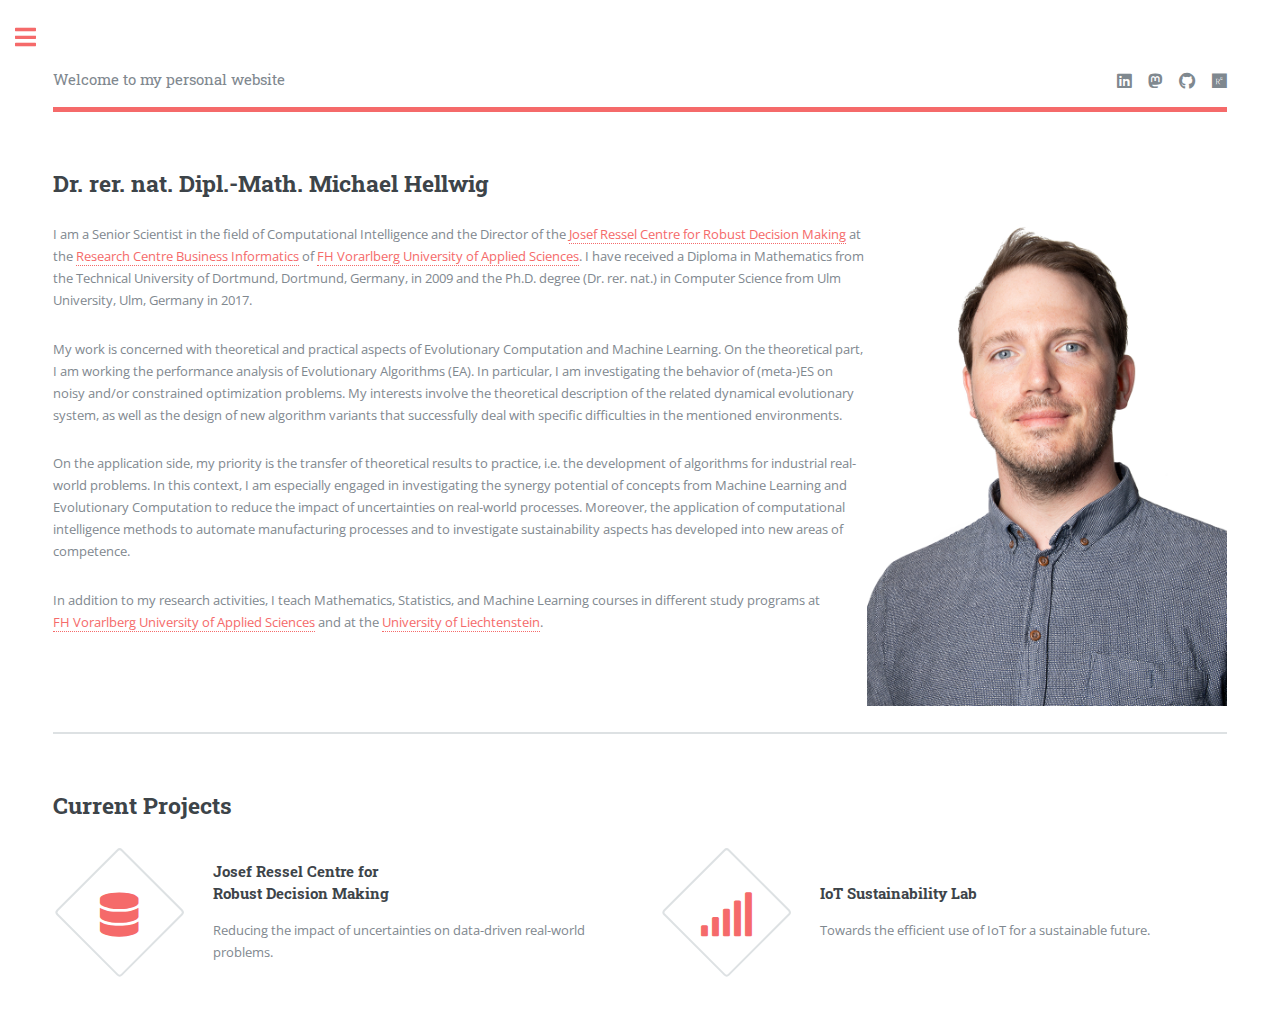
<file: index.html>
<!DOCTYPE HTML>
<!--
	Editorial by HTML5 UP
	html5up.net | @ajlkn
	Free for personal and commercial use under the CCA 3.0 license (html5up.net/license)
-->
<html>
	<head>
		<title>Personal website of Michael Hellwig</title>
		<meta charset="utf-8" />
		<meta name="viewport" content="width=device-width, initial-scale=1, user-scalable=no" />
		<link rel="stylesheet" href="assets/css/main.css" />
	</head>
	<body class="is-preload">

		<!-- Wrapper -->
			<div id="wrapper">

				<!-- Main -->
					<div id="main">
						<div class="inner">

							<!-- Header -->
								<header id="header">
									<a href="index.html" class="logo">Welcome to my personal website</a>
									<ul class="icons">
										<li><a href="https://www.linkedin.com/in/link2hemi/" class="icon brands fa-linkedin" target="_blank"><span class="label">LinkedIn</span></a></li>
										<li><a href="https://mastodon.online/@hemi" class="icon brands fa-mastodon" target="_blank"><span class="label">Mastodon</span></a></li>								
										<li><a href="https://github.com/hellwigm" class="icon brands fa-github" target="_blank"><span class="label"><GitHub</span></a></li>
										<li><a href="https://www.researchgate.net/profile/Michael-Hellwig" target="_blank" class="icon brands fa-researchgate"><span class="label">ResearchGate</span></a></li>

									</ul>
								</header>

							<!-- Banner -->
								<section id="banner">
									<div class="content" width="360" height="540">
										<header>
											<h2>Dr. rer. nat. Dipl.-Math. Michael Hellwig</h2>
										</header>
											<p>
											I am a Senior Scientist in the field of Computational Intelligence and the Director of the 
												<a href="https://www.fhv.at/rodec/" target="_blank">Josef Ressel Centre for Robust Decision Making</a> at the <a href="https://www.fhv.at/forschung/business-informatics/" target="_blank">Research Centre Business Informatics</a>
											of <a href="https://www.fhv.at" target="_blank">FH Vorarlberg University of Applied Sciences</a>.											
											I have received a Diploma in Mathematics from the Technical 
											University of Dortmund, Dortmund, Germany, in 2009 and the Ph.D. degree 
											(Dr. rer. nat.) in Computer Science from Ulm University, Ulm, Germany in 2017.</p>
									
											<p>	
											My work is concerned with theoretical and practical aspects of Evolutionary Computation 
											and Machine Learning. 											
											On the theoretical part, I am working the performance analysis of Evolutionary Algorithms (EA). 
											In particular, I am investigating the behavior of (meta-)ES on noisy and/or 
											constrained optimization problems. My interests involve the 
											theoretical description of the related dynamical evolutionary system, 
											as well as the design of new algorithm variants that 
											successfully deal with specific difficulties in the mentioned environments.
											</p>
									
											<p>	
											On the application side, my priority is the transfer of theoretical results to 
											practice, i.e. the development of algorithms for industrial real-world problems. 
											In this context, I am especially engaged in investigating the synergy potential of concepts 
											from Machine Learning and Evolutionary Computation to reduce the impact of uncertainties 
											on real-world processes. Moreover, the application of computational intelligence methods 
											to automate manufacturing processes and to investigate sustainability aspects has developed 
											into new areas of competence.
											</p>
											
											<p>
											In addition to my research activities, I teach Mathematics, Statistics, and Machine Learning courses in different study programs at <br> <a href="https://www.fhv.at" target="_blank">FH Vorarlberg University of Applied Sciences</a> and at the <a href="https://www.uni.li" target="_blank">University of Liechtenstein</a>.  
											</p>
											
									</div>
										<img src="images/pic01.jpg" alt="Dr. Michael Hellwig" width="360" height="540">
								</section>

							 <!-- Section-->
								<section>
									
										<h2>Current Projects</h2>
									
									<div class="features">
										<article>
											<span class="icon solid fa-database"></span>
											<div class="content">
												<a href="https://www.fhv.at/rodec/" target="_blank"><h4>Josef Ressel Centre for <br /> Robust Decision Making</h4></a>
											
											<p> Reducing the impact of uncertainties on data-driven real-world problems.</p>
											
											</div>
										</article>
										<article>
											<span class="icon solid fa-signal"></span>
											<div class="content">
											<a href="https://www.fhv.at/forschung/business-informatics/projekte/" target="_blank" > <h4>IoT Sustainability Lab </h4></a>
												<p> Towards the efficient use of IoT for a sustainable future.</p>
											</div>
										</article>
									</div>
								</section>

							

						</div>
					</div>

				<!-- Sidebar -->
					<div id="sidebar">
						<div class="inner">

							<!-- Menu -->
								<nav id="menu">
									<header class="major">
										<h2>Menu</h2>
									</header>
									<ul>
										<li><a href="index.html">Homepage</a></li>
										<li><a href="research.html">Research activities</a></li>
										<li><a href="lecture.html">Lectures</a></li>
										<li><a href="cv.html">Curriculum Vitae</a></li>
										<li><a href="publications.html">Publications</a></li>
										<li><a href="dwnlds.html">Downloads</a></li>
										<br/>
										<li><a href="FOGA 2021.html">FOGA2021</a></li>
									</ul>
								</nav>


							<!-- Section -->
								<section>
									<header class="major">
										<h2>Get in touch</h2>
									</header>
									<ul class="contact">
										<li class="icon solid fa-envelope"><a href="mailto:michael.hellwig@fhv.at"> michael.hellwig@fhv.at </a></li>
										<li class="icon solid fa-phone">+43 (0)5572 792 7112</li>
										<li class="icon solid fa-home">FH Vorarlberg <br /> 
											University of Applied Sciences<br />
											Research Center Business Informatics<br />
											Room V621 <br />
											Campus V, Hochschulstr. 1<br />
											6850 Dornbirn, Austria
										</li>
									</ul>
								</section>

							<!-- Footer -->
								<footer id="footer">
									<p class="copyright">&copy; Dr. Michael Hellwig. All rights reserved. Design: <a href="https://html5up.net">HTML5 UP</a>.</p>
								</footer>

						</div>
					</div>

			</div>

		<!-- Scripts -->
			<script src="assets/js/jquery.min.js"></script>
			<script src="assets/js/browser.min.js"></script>
			<script src="assets/js/breakpoints.min.js"></script>
			<script src="assets/js/util.js"></script>
			<script src="assets/js/main.js"></script>

	</body>
</html>
</file>
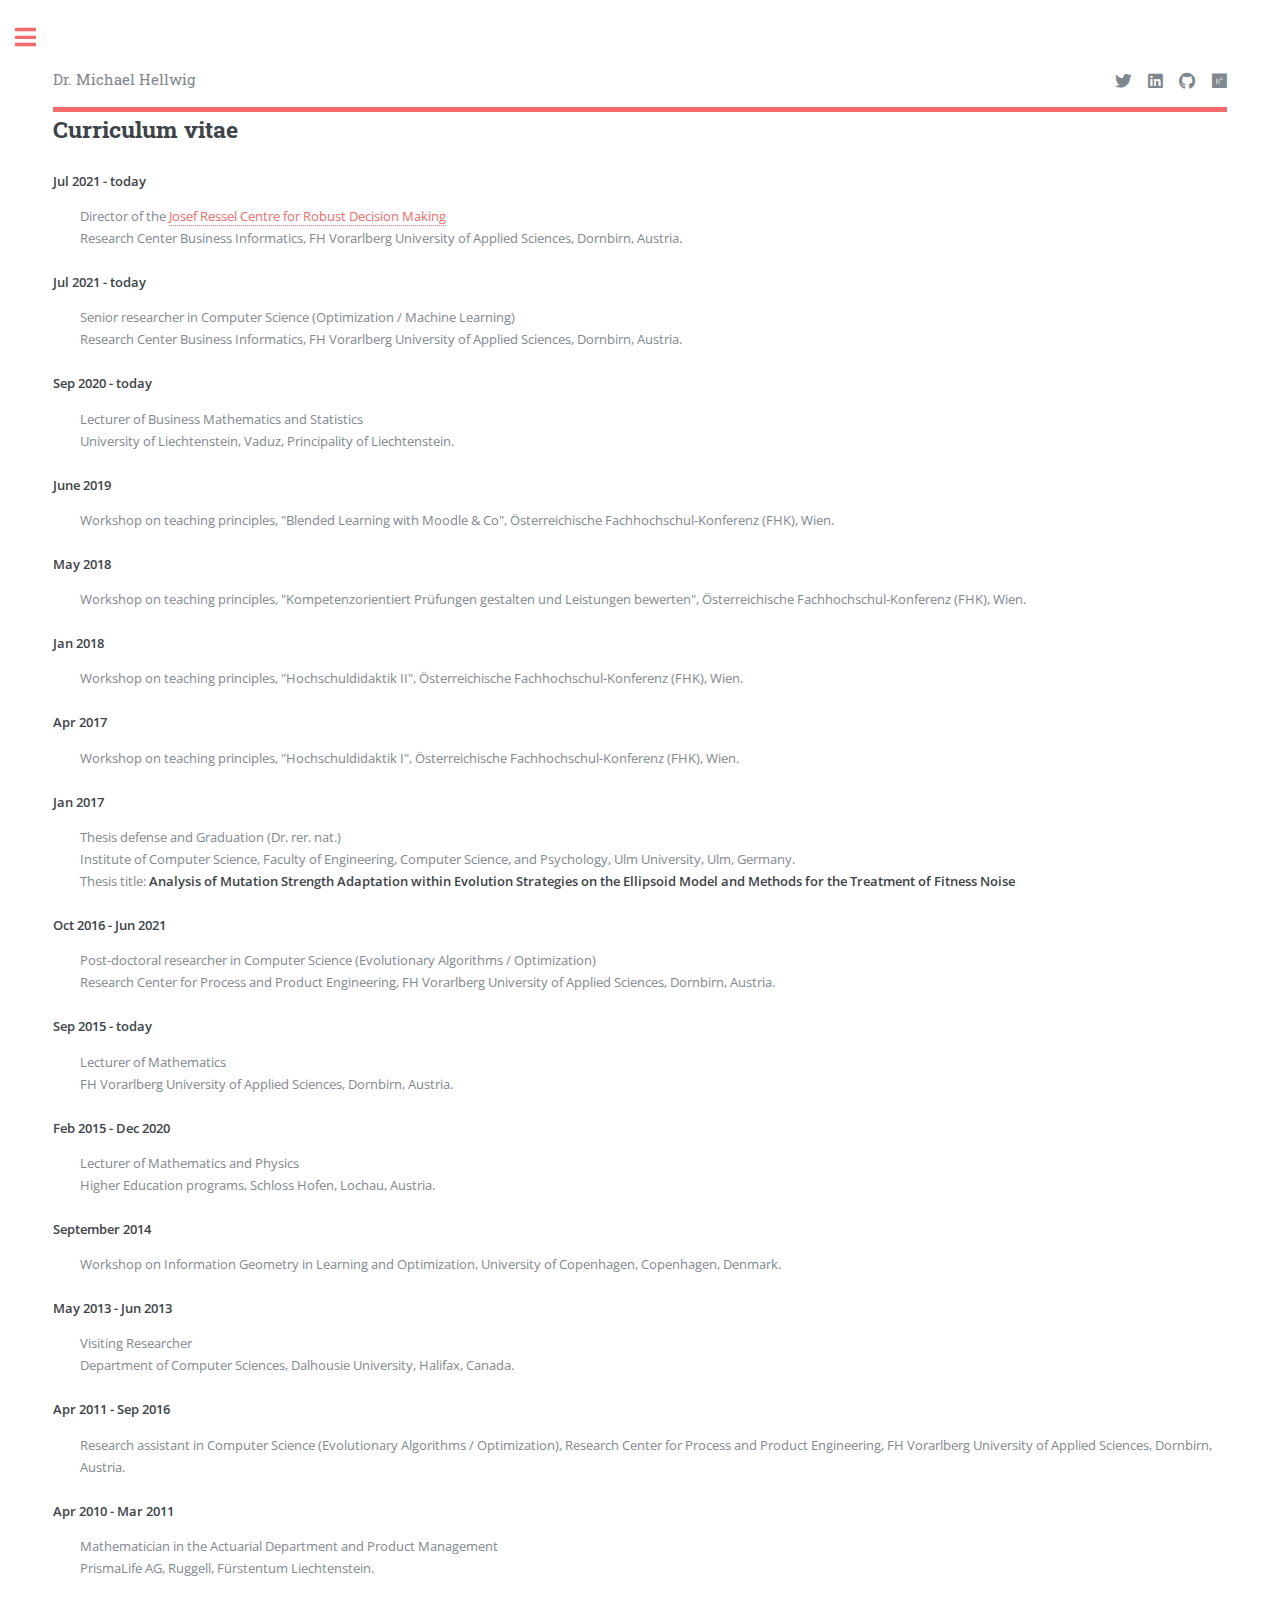
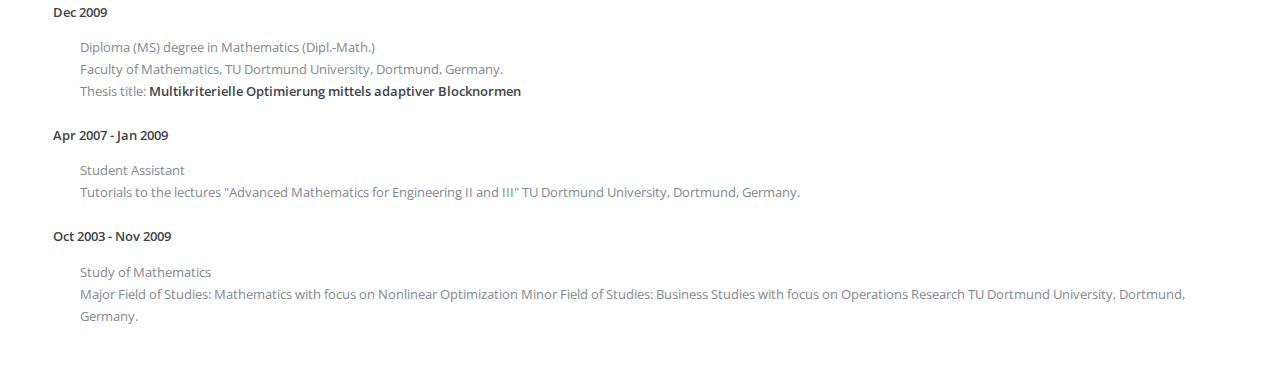
<file: cv.html>
<!DOCTYPE HTML>
<!--
	Editorial by HTML5 UP
	html5up.net | @ajlkn
	Free for personal and commercial use under the CCA 3.0 license (html5up.net/license)
-->
<html>
	<head>
		<title>Personal website of Michael Hellwig</title>
		<meta charset="utf-8" />
		<meta name="viewport" content="width=device-width, initial-scale=1, user-scalable=no" />
		<link rel="stylesheet" href="assets/css/main.css" />
	</head>
	<body class="is-preload">

		<!-- Wrapper -->
			<div id="wrapper">

				<!-- Main -->
					<div id="main">
						<div class="inner">

							<!-- Header -->
								<header id="header">
									<a href="index.html" class="logo">Dr. Michael Hellwig</a>
									<ul class="icons">
										<li><a href="https://twitter.com/michaelhellwig9" class="icon brands fa-twitter" target="_blank"><span class="label">Twitter</span></a></li>
										<li><a href="https://www.linkedin.com/in/link2hemi/" class="icon brands fa-linkedin" target="_blank"><span class="label">LinkedIn</span></a></li>
										<li><a href="https://github.com/hellwigm" class="icon brands fa-github" target="_blank"><span class="label"><GitHub</span></a></li>
										<li><a href="https://www.researchgate.net/profile/Michael-Hellwig" target="_blank" class="icon brands fa-researchgate"><span class="label">ResearchGate</span></a></li>

									</ul>
								</header>
			
							<!-- Banner  -->
									<div class="content">
										<header>
											<h2>Curriculum vitae</h2>
										</header>
									</div>


							<!-- Section -->
						 	
									<dl>
									<dt><strong>Jul 2021 - today</strong></dt>
									<dd>Director of the <a href="https://www.fhv.at/rodec">Josef Ressel Centre for Robust Decision Making</a><br />
									Research Center Business Informatics, FH Vorarlberg University of Applied Sciences, Dornbirn, Austria.</dd><br />
									
									<dt><strong>Jul 2021 - today</strong></dt>
									<dd>Senior researcher in Computer Science (Optimization / Machine Learning)<br />
									Research Center Business Informatics, FH Vorarlberg University of Applied Sciences, Dornbirn, Austria.</dd><br />
								
									<dt><strong>Sep 2020 - today</strong></dt>
									<dd>Lecturer of Business Mathematics and Statistics<br />
									University of Liechtenstein, Vaduz, Principality of Liechtenstein.</dd><br />

									<dt><strong>June 2019</strong></dt>
									<dd>Workshop on teaching principles, "Blended Learning with Moodle & Co", Österreichische Fachhochschul-Konferenz (FHK), Wien.</dd><br />

									<dt><strong>May 2018</strong></dt>
									<dd>Workshop on teaching principles, "Kompetenzorientiert Prüfungen gestalten und Leistungen bewerten", 
									Österreichische Fachhochschul-Konferenz (FHK), Wien.</dd><br />

									<dt><strong>Jan 2018</strong></dt>
									<dd>Workshop on teaching principles, "Hochschuldidaktik II", Österreichische Fachhochschul-Konferenz (FHK), Wien.</dd><br />

									<dt><strong>Apr 2017</strong></dt>
									<dd>Workshop on teaching principles, "Hochschuldidaktik I", Österreichische Fachhochschul-Konferenz (FHK), Wien.</dd><br />

									<dt><strong>Jan 2017</strong></dt>
									<dd>Thesis defense and Graduation (Dr. rer. nat.)<br />
									Institute of Computer Science, Faculty of Engineering, Computer Science, and Psychology, Ulm University, Ulm, Germany.<br />
									Thesis title: <cite><strong>Analysis of Mutation Strength Adaptation within 
									Evolution Strategies on the Ellipsoid Model and Methods for the Treatment of Fitness Noise</strong></cite></dd><br />

									<dt><strong>Oct 2016 - Jun 2021</strong></dt>
									<dd>Post-doctoral researcher in Computer Science (Evolutionary Algorithms / Optimization)<br />
									Research Center for Process and Product Engineering, FH Vorarlberg University of Applied Sciences, Dornbirn, Austria.</dd><br />

									<dt><strong>Sep 2015 - today</strong></dt>
									<dd>Lecturer of Mathematics<br />
									FH Vorarlberg University of Applied Sciences, Dornbirn, Austria.</dd><br />

									<dt><strong>Feb 2015 - Dec 2020</strong></dt>
									<dd>Lecturer of Mathematics and Physics<br />
									Higher Education programs, Schloss Hofen, Lochau, Austria.</dd><br />

									<dt><strong>September 2014</strong></dt>
									<dd>Workshop on Information Geometry in Learning and Optimization,
									University of Copenhagen, Copenhagen, Denmark.</dd><br />

									<dt><strong>May 2013 - Jun 2013</strong></dt>
									<dd>Visiting Researcher<br />
									Department of Computer Sciences, Dalhousie University, Halifax, Canada.</dd><br />

									<dt><strong>Apr 2011 - Sep 2016</strong></dt>
									<dd>Research assistant in Computer Science (Evolutionary Algorithms / Optimization),
									Research Center for Process and Product Engineering, FH Vorarlberg University of Applied Sciences, Dornbirn, Austria.</dd><br />

									<dt><strong>Apr 2010 - Mar 2011 </strong></dt>
									<dd>Mathematician in the Actuarial Department and Product Management<br />
									PrismaLife AG, Ruggell, Fürstentum Liechtenstein.</dd><br />

									<dt><strong>Dec 2009</strong><br />
									<dd>Diploma (MS) degree in Mathematics (Dipl.-Math.)<br />
									Faculty of Mathematics, TU Dortmund University, Dortmund, Germany.<br />
									Thesis title: <cite><strong>Multikriterielle Optimierung mittels adaptiver Blocknormen</strong></cite></dd><br />

									<dt><strong>Apr 2007 - Jan 2009 </strong></dt>
									<dd>Student Assistant<br />
									Tutorials to the lectures "Advanced Mathematics for Engineering II and III"
									TU Dortmund University, Dortmund, Germany.</dd><br />

									<dt><strong>Oct 2003 - Nov 2009</strong></dt>
									<dd>Study of Mathematics<br />
									Major Field of Studies: Mathematics with focus on Nonlinear Optimization
									Minor Field of Studies: Business Studies with focus on Operations Research
									TU Dortmund University, Dortmund, Germany.	</dd><br />

									</dl>
								 

							

						</div>
					</div>

				<!-- Sidebar -->
					<div id="sidebar">
						<div class="inner">

							<!-- Menu -->
								<nav id="menu">
									<header class="major">
										<h2>Menu</h2>
									</header>
									<ul>
										<li><a href="index.html">Homepage</a></li>
										<li><a href="research.html">Research activities</a></li>
										<li><a href="lecture.html">Lectures</a></li>
										<li><a href="cv.html">Curriculum Vitae</a></li>
										<li><a href="publications.html">Publications</a></li>
										<li><a href="cv.html">Curriculum Vitae</a></li>
									</ul>
								</nav>


							<!-- Section -->
								<section>
									<header class="major">
										<h2>Get in touch</h2>
									</header>
									<ul class="contact">
										<li class="icon solid fa-envelope"><a href="#">michael.hellwig@fhv.at</a></li>
										<li class="icon solid fa-phone">+43 (0)5572 792 7112</li>
										<li class="icon solid fa-home">FH Vorarlberg <br /> 
											University of Applied Sciences<br />
											Research Center Business Informatics<br />
											<a href="images/pic02.jpg"> Room S012</a><br />
											Campus V, Hochschulstr. 1<br />
											6850 Dornbirn, Austria
										</li>
									</ul>
								</section>

							<!-- Footer -->
								<footer id="footer">
									<p class="copyright">&copy; Dr. Michael Hellwig. All rights reserved. Design: <a href="https://html5up.net">HTML5 UP</a>.</p>
								</footer>

						</div>
					</div>

			</div>

		<!-- Scripts -->
			<script src="assets/js/jquery.min.js"></script>
			<script src="assets/js/browser.min.js"></script>
			<script src="assets/js/breakpoints.min.js"></script>
			<script src="assets/js/util.js"></script>
			<script src="assets/js/main.js"></script>

	</body>
</html>
</file>
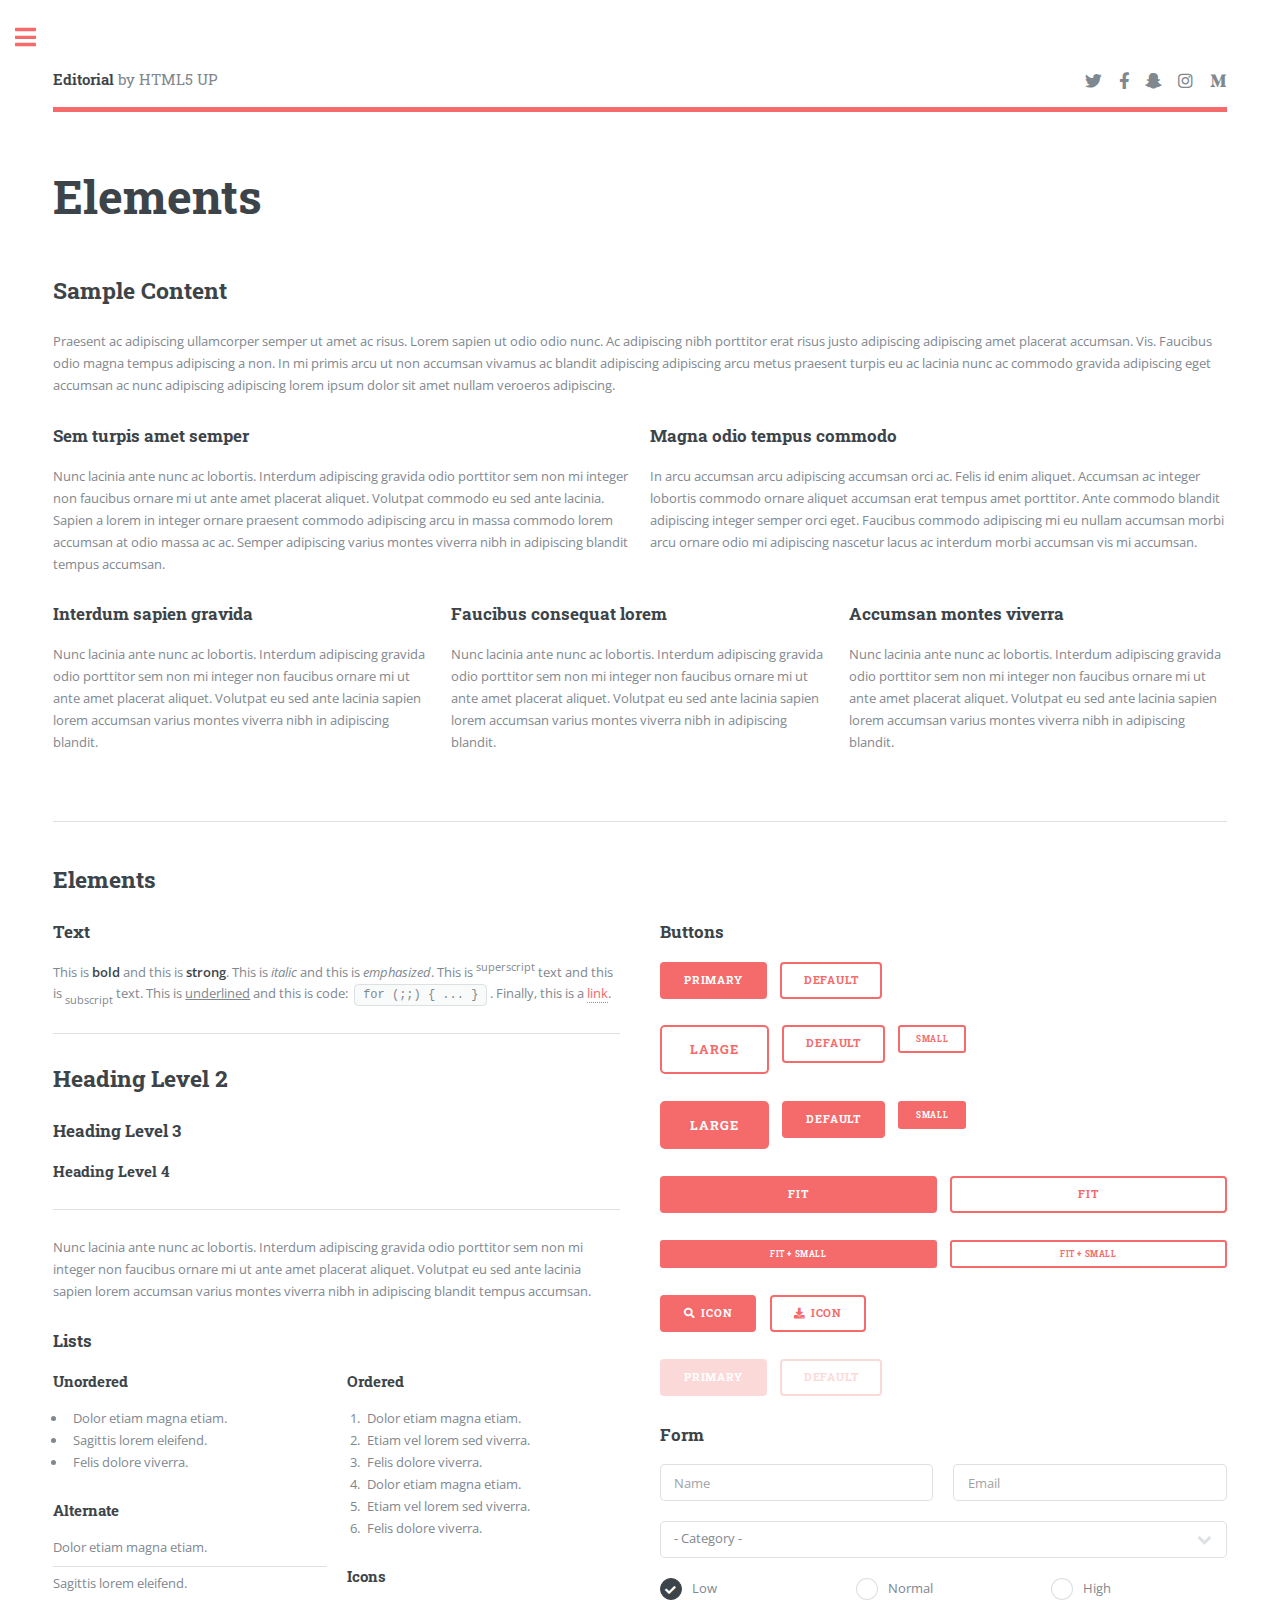
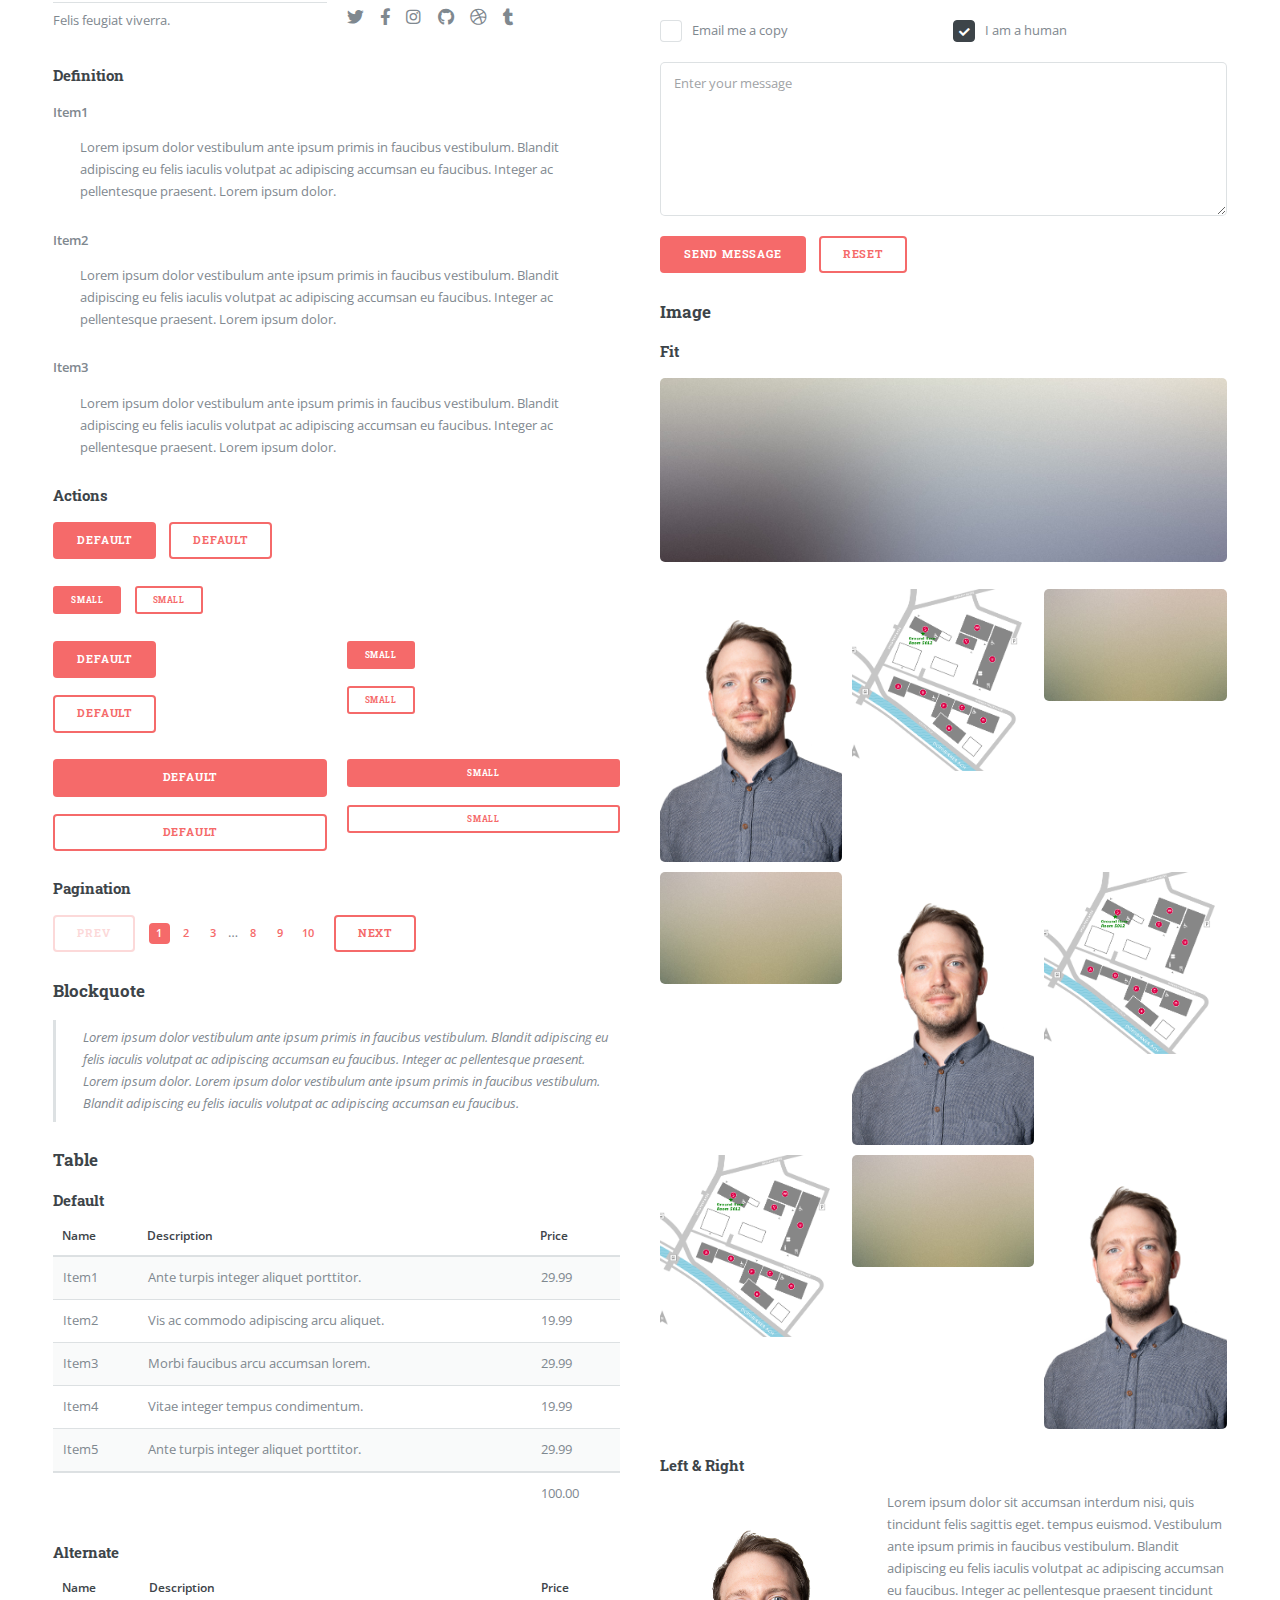
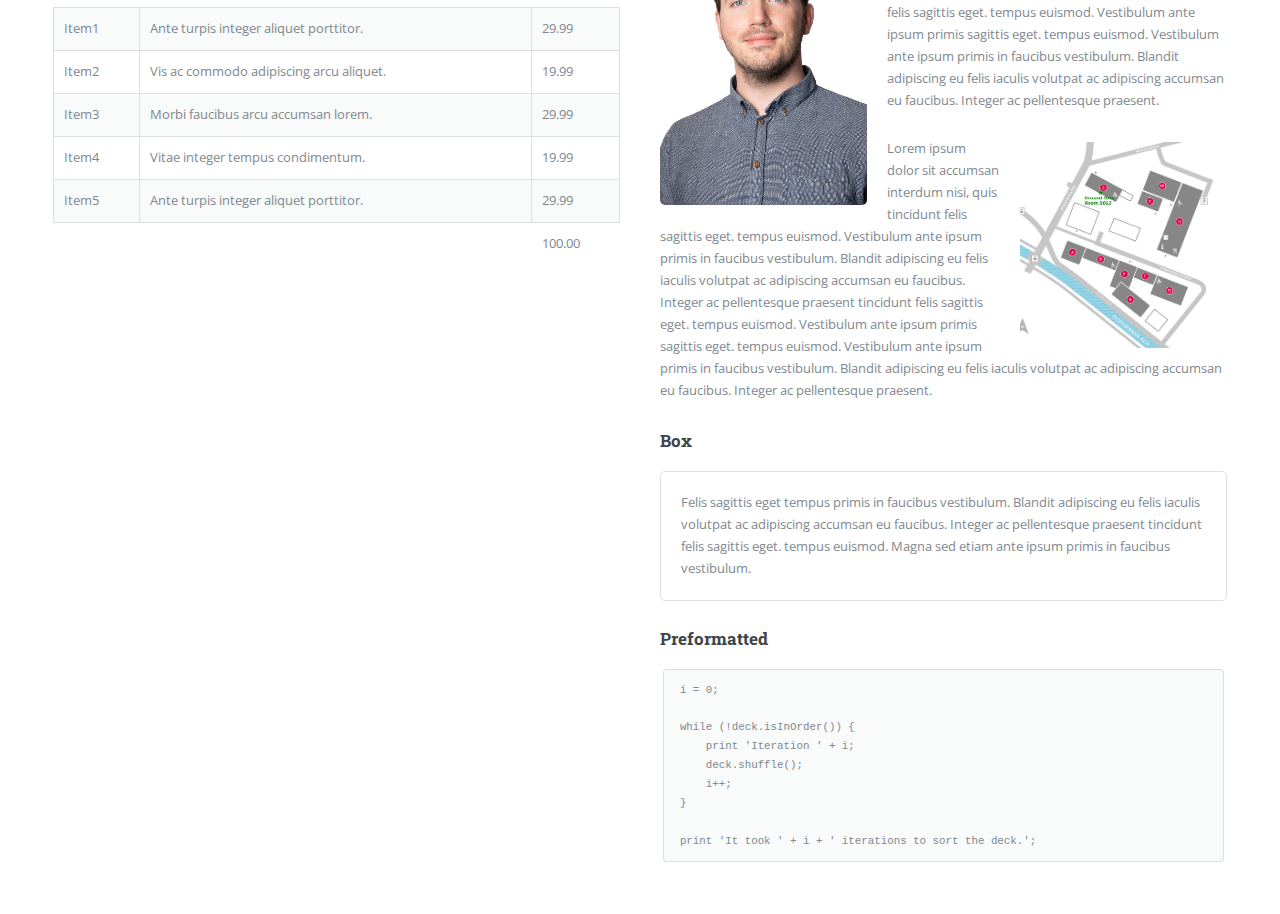
<file: elements.html>
<!DOCTYPE HTML>
<!--
	Editorial by HTML5 UP
	html5up.net | @ajlkn
	Free for personal and commercial use under the CCA 3.0 license (html5up.net/license)
-->
<html>
	<head>
		<title>Elements - Editorial by HTML5 UP</title>
		<meta charset="utf-8" />
		<meta name="viewport" content="width=device-width, initial-scale=1, user-scalable=no" />
		<link rel="stylesheet" href="assets/css/main.css" />
	</head>
	<body class="is-preload">

		<!-- Wrapper -->
			<div id="wrapper">

				<!-- Main -->
					<div id="main">
						<div class="inner">

							<!-- Header -->
								<header id="header">
									<a href="index.html" class="logo"><strong>Editorial</strong> by HTML5 UP</a>
									<ul class="icons">
										<li><a href="#" class="icon brands fa-twitter"><span class="label">Twitter</span></a></li>
										<li><a href="#" class="icon brands fa-facebook-f"><span class="label">Facebook</span></a></li>
										<li><a href="#" class="icon brands fa-snapchat-ghost"><span class="label">Snapchat</span></a></li>
										<li><a href="#" class="icon brands fa-instagram"><span class="label">Instagram</span></a></li>
										<li><a href="#" class="icon brands fa-medium-m"><span class="label">Medium</span></a></li>
									</ul>
								</header>

							<!-- Content -->
								<section>
									<header class="main">
										<h1>Elements</h1>
									</header>

									<!-- Content -->
										<h2 id="content">Sample Content</h2>
										<p>Praesent ac adipiscing ullamcorper semper ut amet ac risus. Lorem sapien ut odio odio nunc. Ac adipiscing nibh porttitor erat risus justo adipiscing adipiscing amet placerat accumsan. Vis. Faucibus odio magna tempus adipiscing a non. In mi primis arcu ut non accumsan vivamus ac blandit adipiscing adipiscing arcu metus praesent turpis eu ac lacinia nunc ac commodo gravida adipiscing eget accumsan ac nunc adipiscing adipiscing lorem ipsum dolor sit amet nullam veroeros adipiscing.</p>
										<div class="row">
											<div class="col-6 col-12-small">
												<h3>Sem turpis amet semper</h3>
												<p>Nunc lacinia ante nunc ac lobortis. Interdum adipiscing gravida odio porttitor sem non mi integer non faucibus ornare mi ut ante amet placerat aliquet. Volutpat commodo eu sed ante lacinia. Sapien a lorem in integer ornare praesent commodo adipiscing arcu in massa commodo lorem accumsan at odio massa ac ac. Semper adipiscing varius montes viverra nibh in adipiscing blandit tempus accumsan.</p>
											</div>
											<div class="col-6 col-12-small">
												<h3>Magna odio tempus commodo</h3>
												<p>In arcu accumsan arcu adipiscing accumsan orci ac. Felis id enim aliquet. Accumsan ac integer lobortis commodo ornare aliquet accumsan erat tempus amet porttitor. Ante commodo blandit adipiscing integer semper orci eget. Faucibus commodo adipiscing mi eu nullam accumsan morbi arcu ornare odio mi adipiscing nascetur lacus ac interdum morbi accumsan vis mi accumsan.</p>
											</div>
											<!-- Break -->
											<div class="col-4 col-12-medium">
												<h3>Interdum sapien gravida</h3>
												<p>Nunc lacinia ante nunc ac lobortis. Interdum adipiscing gravida odio porttitor sem non mi integer non faucibus ornare mi ut ante amet placerat aliquet. Volutpat eu sed ante lacinia sapien lorem accumsan varius montes viverra nibh in adipiscing blandit.</p>
											</div>
											<div class="col-4 col-12-medium">
												<h3>Faucibus consequat lorem</h3>
												<p>Nunc lacinia ante nunc ac lobortis. Interdum adipiscing gravida odio porttitor sem non mi integer non faucibus ornare mi ut ante amet placerat aliquet. Volutpat eu sed ante lacinia sapien lorem accumsan varius montes viverra nibh in adipiscing blandit.</p>
											</div>
											<div class="col-4 col-12-medium">
												<h3>Accumsan montes viverra</h3>
												<p>Nunc lacinia ante nunc ac lobortis. Interdum adipiscing gravida odio porttitor sem non mi integer non faucibus ornare mi ut ante amet placerat aliquet. Volutpat eu sed ante lacinia sapien lorem accumsan varius montes viverra nibh in adipiscing blandit.</p>
											</div>
										</div>

									<hr class="major" />

									<!-- Elements -->
										<h2 id="elements">Elements</h2>
										<div class="row gtr-200">
											<div class="col-6 col-12-medium">

												<!-- Text stuff -->
													<h3>Text</h3>
													<p>This is <b>bold</b> and this is <strong>strong</strong>. This is <i>italic</i> and this is <em>emphasized</em>.
													This is <sup>superscript</sup> text and this is <sub>subscript</sub> text.
													This is <u>underlined</u> and this is code: <code>for (;;) { ... }</code>.
													Finally, this is a <a href="#">link</a>.</p>
													<hr />
													<h2>Heading Level 2</h2>
													<h3>Heading Level 3</h3>
													<h4>Heading Level 4</h4>
													<hr />
													<p>Nunc lacinia ante nunc ac lobortis. Interdum adipiscing gravida odio porttitor sem non mi integer non faucibus ornare mi ut ante amet placerat aliquet. Volutpat eu sed ante lacinia sapien lorem accumsan varius montes viverra nibh in adipiscing blandit tempus accumsan.</p>

												<!-- Lists -->
													<h3>Lists</h3>
													<div class="row">
														<div class="col-6 col-12-small">

															<h4>Unordered</h4>
															<ul>
																<li>Dolor etiam magna etiam.</li>
																<li>Sagittis lorem eleifend.</li>
																<li>Felis dolore viverra.</li>
															</ul>

															<h4>Alternate</h4>
															<ul class="alt">
																<li>Dolor etiam magna etiam.</li>
																<li>Sagittis lorem eleifend.</li>
																<li>Felis feugiat viverra.</li>
															</ul>

														</div>
														<div class="col-6 col-12-small">

															<h4>Ordered</h4>
															<ol>
																<li>Dolor etiam magna etiam.</li>
																<li>Etiam vel lorem sed viverra.</li>
																<li>Felis dolore viverra.</li>
																<li>Dolor etiam magna etiam.</li>
																<li>Etiam vel lorem sed viverra.</li>
																<li>Felis dolore viverra.</li>
															</ol>

															<h4>Icons</h4>
															<ul class="icons">
																<li><a href="#" class="icon brands fa-twitter"><span class="label">Twitter</span></a></li>
																<li><a href="#" class="icon brands fa-facebook-f"><span class="label">Facebook</span></a></li>
																<li><a href="#" class="icon brands fa-instagram"><span class="label">Instagram</span></a></li>
																<li><a href="#" class="icon brands fa-github"><span class="label">Github</span></a></li>
																<li><a href="#" class="icon brands fa-dribbble"><span class="label">Dribbble</span></a></li>
																<li><a href="#" class="icon brands fa-tumblr"><span class="label">Tumblr</span></a></li>
															</ul>

														</div>
													</div>
													<h4>Definition</h4>
													<dl>
														<dt>Item1</dt>
														<dd>
															<p>Lorem ipsum dolor vestibulum ante ipsum primis in faucibus vestibulum. Blandit adipiscing eu felis iaculis volutpat ac adipiscing accumsan eu faucibus. Integer ac pellentesque praesent. Lorem ipsum dolor.</p>
														</dd>
														<dt>Item2</dt>
														<dd>
															<p>Lorem ipsum dolor vestibulum ante ipsum primis in faucibus vestibulum. Blandit adipiscing eu felis iaculis volutpat ac adipiscing accumsan eu faucibus. Integer ac pellentesque praesent. Lorem ipsum dolor.</p>
														</dd>
														<dt>Item3</dt>
														<dd>
															<p>Lorem ipsum dolor vestibulum ante ipsum primis in faucibus vestibulum. Blandit adipiscing eu felis iaculis volutpat ac adipiscing accumsan eu faucibus. Integer ac pellentesque praesent. Lorem ipsum dolor.</p>
														</dd>
													</dl>

													<h4>Actions</h4>
													<ul class="actions">
														<li><a href="#" class="button primary">Default</a></li>
														<li><a href="#" class="button">Default</a></li>
													</ul>
													<ul class="actions small">
														<li><a href="#" class="button primary small">Small</a></li>
														<li><a href="#" class="button small">Small</a></li>
													</ul>
													<div class="row">
														<div class="col-6 col-12-small">
															<ul class="actions stacked">
																<li><a href="#" class="button primary">Default</a></li>
																<li><a href="#" class="button">Default</a></li>
															</ul>
														</div>
														<div class="col-6 col-12-small">
															<ul class="actions stacked">
																<li><a href="#" class="button primary small">Small</a></li>
																<li><a href="#" class="button small">Small</a></li>
															</ul>
														</div>
														<div class="col-6 col-12-small">
															<ul class="actions stacked">
																<li><a href="#" class="button primary fit">Default</a></li>
																<li><a href="#" class="button fit">Default</a></li>
															</ul>
														</div>
														<div class="col-6 col-12-small">
															<ul class="actions stacked">
																<li><a href="#" class="button primary small fit">Small</a></li>
																<li><a href="#" class="button small fit">Small</a></li>
															</ul>
														</div>
													</div>

													<h4>Pagination</h4>
													<ul class="pagination">
														<li><span class="button disabled">Prev</span></li>
														<li><a href="#" class="page active">1</a></li>
														<li><a href="#" class="page">2</a></li>
														<li><a href="#" class="page">3</a></li>
														<li><span>&hellip;</span></li>
														<li><a href="#" class="page">8</a></li>
														<li><a href="#" class="page">9</a></li>
														<li><a href="#" class="page">10</a></li>
														<li><a href="#" class="button">Next</a></li>
													</ul>

												<!-- Blockquote -->
													<h3>Blockquote</h3>
													<blockquote>Lorem ipsum dolor vestibulum ante ipsum primis in faucibus vestibulum. Blandit adipiscing eu felis iaculis volutpat ac adipiscing accumsan eu faucibus. Integer ac pellentesque praesent. Lorem ipsum dolor. Lorem ipsum dolor vestibulum ante ipsum primis in faucibus vestibulum. Blandit adipiscing eu felis iaculis volutpat ac adipiscing accumsan eu faucibus.</blockquote>

												<!-- Table -->
													<h3>Table</h3>

													<h4>Default</h4>
													<div class="table-wrapper">
														<table>
															<thead>
																<tr>
																	<th>Name</th>
																	<th>Description</th>
																	<th>Price</th>
																</tr>
															</thead>
															<tbody>
																<tr>
																	<td>Item1</td>
																	<td>Ante turpis integer aliquet porttitor.</td>
																	<td>29.99</td>
																</tr>
																<tr>
																	<td>Item2</td>
																	<td>Vis ac commodo adipiscing arcu aliquet.</td>
																	<td>19.99</td>
																</tr>
																<tr>
																	<td>Item3</td>
																	<td> Morbi faucibus arcu accumsan lorem.</td>
																	<td>29.99</td>
																</tr>
																<tr>
																	<td>Item4</td>
																	<td>Vitae integer tempus condimentum.</td>
																	<td>19.99</td>
																</tr>
																<tr>
																	<td>Item5</td>
																	<td>Ante turpis integer aliquet porttitor.</td>
																	<td>29.99</td>
																</tr>
															</tbody>
															<tfoot>
																<tr>
																	<td colspan="2"></td>
																	<td>100.00</td>
																</tr>
															</tfoot>
														</table>
													</div>

													<h4>Alternate</h4>
													<div class="table-wrapper">
														<table class="alt">
															<thead>
																<tr>
																	<th>Name</th>
																	<th>Description</th>
																	<th>Price</th>
																</tr>
															</thead>
															<tbody>
																<tr>
																	<td>Item1</td>
																	<td>Ante turpis integer aliquet porttitor.</td>
																	<td>29.99</td>
																</tr>
																<tr>
																	<td>Item2</td>
																	<td>Vis ac commodo adipiscing arcu aliquet.</td>
																	<td>19.99</td>
																</tr>
																<tr>
																	<td>Item3</td>
																	<td> Morbi faucibus arcu accumsan lorem.</td>
																	<td>29.99</td>
																</tr>
																<tr>
																	<td>Item4</td>
																	<td>Vitae integer tempus condimentum.</td>
																	<td>19.99</td>
																</tr>
																<tr>
																	<td>Item5</td>
																	<td>Ante turpis integer aliquet porttitor.</td>
																	<td>29.99</td>
																</tr>
															</tbody>
															<tfoot>
																<tr>
																	<td colspan="2"></td>
																	<td>100.00</td>
																</tr>
															</tfoot>
														</table>
													</div>

											</div>
											<div class="col-6 col-12-medium">

												<!-- Buttons -->
													<h3>Buttons</h3>
													<ul class="actions">
														<li><a href="#" class="button primary">Primary</a></li>
														<li><a href="#" class="button">Default</a></li>
													</ul>
													<ul class="actions">
														<li><a href="#" class="button large">Large</a></li>
														<li><a href="#" class="button">Default</a></li>
														<li><a href="#" class="button small">Small</a></li>
													</ul>
													<ul class="actions">
														<li><a href="#" class="button primary large">Large</a></li>
														<li><a href="#" class="button primary">Default</a></li>
														<li><a href="#" class="button primary small">Small</a></li>
													</ul>
													<ul class="actions fit">
														<li><a href="#" class="button primary fit">Fit</a></li>
														<li><a href="#" class="button fit">Fit</a></li>
													</ul>
													<ul class="actions fit small">
														<li><a href="#" class="button primary fit small">Fit + Small</a></li>
														<li><a href="#" class="button fit small">Fit + Small</a></li>
													</ul>
													<ul class="actions">
														<li><a href="#" class="button primary icon solid fa-search">Icon</a></li>
														<li><a href="#" class="button icon solid fa-download">Icon</a></li>
													</ul>
													<ul class="actions">
														<li><span class="button primary disabled">Primary</span></li>
														<li><span class="button disabled">Default</span></li>
													</ul>

												<!-- Form -->
													<h3>Form</h3>

													<form method="post" action="#">
														<div class="row gtr-uniform">
															<div class="col-6 col-12-xsmall">
																<input type="text" name="demo-name" id="demo-name" value="" placeholder="Name" />
															</div>
															<div class="col-6 col-12-xsmall">
																<input type="email" name="demo-email" id="demo-email" value="" placeholder="Email" />
															</div>
															<!-- Break -->
															<div class="col-12">
																<select name="demo-category" id="demo-category">
																	<option value="">- Category -</option>
																	<option value="1">Manufacturing</option>
																	<option value="1">Shipping</option>
																	<option value="1">Administration</option>
																	<option value="1">Human Resources</option>
																</select>
															</div>
															<!-- Break -->
															<div class="col-4 col-12-small">
																<input type="radio" id="demo-priority-low" name="demo-priority" checked>
																<label for="demo-priority-low">Low</label>
															</div>
															<div class="col-4 col-12-small">
																<input type="radio" id="demo-priority-normal" name="demo-priority">
																<label for="demo-priority-normal">Normal</label>
															</div>
															<div class="col-4 col-12-small">
																<input type="radio" id="demo-priority-high" name="demo-priority">
																<label for="demo-priority-high">High</label>
															</div>
															<!-- Break -->
															<div class="col-6 col-12-small">
																<input type="checkbox" id="demo-copy" name="demo-copy">
																<label for="demo-copy">Email me a copy</label>
															</div>
															<div class="col-6 col-12-small">
																<input type="checkbox" id="demo-human" name="demo-human" checked>
																<label for="demo-human">I am a human</label>
															</div>
															<!-- Break -->
															<div class="col-12">
																<textarea name="demo-message" id="demo-message" placeholder="Enter your message" rows="6"></textarea>
															</div>
															<!-- Break -->
															<div class="col-12">
																<ul class="actions">
																	<li><input type="submit" value="Send Message" class="primary" /></li>
																	<li><input type="reset" value="Reset" /></li>
																</ul>
															</div>
														</div>
													</form>

												<!-- Image -->
													<h3>Image</h3>

													<h4>Fit</h4>
													<span class="image fit"><img src="images/pic11.jpg" alt="" /></span>
													<div class="box alt">
														<div class="row gtr-50 gtr-uniform">
															<div class="col-4"><span class="image fit"><img src="images/pic01.jpg" alt="" /></span></div>
															<div class="col-4"><span class="image fit"><img src="images/pic02.jpg" alt="" /></span></div>
															<div class="col-4"><span class="image fit"><img src="images/pic03.jpg" alt="" /></span></div>
															<!-- Break -->
															<div class="col-4"><span class="image fit"><img src="images/pic03.jpg" alt="" /></span></div>
															<div class="col-4"><span class="image fit"><img src="images/pic01.jpg" alt="" /></span></div>
															<div class="col-4"><span class="image fit"><img src="images/pic02.jpg" alt="" /></span></div>
															<!-- Break -->
															<div class="col-4"><span class="image fit"><img src="images/pic02.jpg" alt="" /></span></div>
															<div class="col-4"><span class="image fit"><img src="images/pic03.jpg" alt="" /></span></div>
															<div class="col-4"><span class="image fit"><img src="images/pic01.jpg" alt="" /></span></div>
														</div>
													</div>

													<h4>Left &amp; Right</h4>
													<p><span class="image left"><img src="images/pic01.jpg" alt="" /></span>Lorem ipsum dolor sit accumsan interdum nisi, quis tincidunt felis sagittis eget. tempus euismod. Vestibulum ante ipsum primis in faucibus vestibulum. Blandit adipiscing eu felis iaculis volutpat ac adipiscing accumsan eu faucibus. Integer ac pellentesque praesent tincidunt felis sagittis eget. tempus euismod. Vestibulum ante ipsum primis sagittis eget. tempus euismod. Vestibulum ante ipsum primis in faucibus vestibulum. Blandit adipiscing eu felis iaculis volutpat ac adipiscing accumsan eu faucibus. Integer ac pellentesque praesent.</p>
													<p><span class="image right"><img src="images/pic02.jpg" alt="" /></span>Lorem ipsum dolor sit accumsan interdum nisi, quis tincidunt felis sagittis eget. tempus euismod. Vestibulum ante ipsum primis in faucibus vestibulum. Blandit adipiscing eu felis iaculis volutpat ac adipiscing accumsan eu faucibus. Integer ac pellentesque praesent tincidunt felis sagittis eget. tempus euismod. Vestibulum ante ipsum primis sagittis eget. tempus euismod. Vestibulum ante ipsum primis in faucibus vestibulum. Blandit adipiscing eu felis iaculis volutpat ac adipiscing accumsan eu faucibus. Integer ac pellentesque praesent.</p>

												<!-- Box -->
													<h3>Box</h3>
													<div class="box">
														<p>Felis sagittis eget tempus primis in faucibus vestibulum. Blandit adipiscing eu felis iaculis volutpat ac adipiscing accumsan eu faucibus. Integer ac pellentesque praesent tincidunt felis sagittis eget. tempus euismod. Magna sed etiam ante ipsum primis in faucibus vestibulum.</p>
													</div>

												<!-- Preformatted Code -->
													<h3>Preformatted</h3>
													<pre><code>i = 0;

while (!deck.isInOrder()) {
    print 'Iteration ' + i;
    deck.shuffle();
    i++;
}

print 'It took ' + i + ' iterations to sort the deck.';
</code></pre>

											</div>
										</div>

								</section>

						</div>
					</div>

				<!-- Sidebar -->
					<div id="sidebar">
						<div class="inner">

							<!-- Search -->
								<section id="search" class="alt">
									<form method="post" action="#">
										<input type="text" name="query" id="query" placeholder="Search" />
									</form>
								</section>

							<!-- Menu -->
								<nav id="menu">
									<header class="major">
										<h2>Menu</h2>
									</header>
									<ul>
										<li><a href="index.html">Homepage</a></li>
										<li><a href="generic.html">Generic</a></li>
										<li><a href="elements.html">Elements</a></li>
										<li>
											<span class="opener">Submenu</span>
											<ul>
												<li><a href="#">Lorem Dolor</a></li>
												<li><a href="#">Ipsum Adipiscing</a></li>
												<li><a href="#">Tempus Magna</a></li>
												<li><a href="#">Feugiat Veroeros</a></li>
											</ul>
										</li>
										<li><a href="#">Etiam Dolore</a></li>
										<li><a href="#">Adipiscing</a></li>
										<li>
											<span class="opener">Another Submenu</span>
											<ul>
												<li><a href="#">Lorem Dolor</a></li>
												<li><a href="#">Ipsum Adipiscing</a></li>
												<li><a href="#">Tempus Magna</a></li>
												<li><a href="#">Feugiat Veroeros</a></li>
											</ul>
										</li>
										<li><a href="#">Maximus Erat</a></li>
										<li><a href="#">Sapien Mauris</a></li>
										<li><a href="#">Amet Lacinia</a></li>
									</ul>
								</nav>

							<!-- Section -->
								<section>
									<header class="major">
										<h2>Ante interdum</h2>
									</header>
									<div class="mini-posts">
										<article>
											<a href="#" class="image"><img src="images/pic07.jpg" alt="" /></a>
											<p>Aenean ornare velit lacus, ac varius enim lorem ullamcorper dolore aliquam.</p>
										</article>
										<article>
											<a href="#" class="image"><img src="images/pic08.jpg" alt="" /></a>
											<p>Aenean ornare velit lacus, ac varius enim lorem ullamcorper dolore aliquam.</p>
										</article>
										<article>
											<a href="#" class="image"><img src="images/pic09.jpg" alt="" /></a>
											<p>Aenean ornare velit lacus, ac varius enim lorem ullamcorper dolore aliquam.</p>
										</article>
									</div>
									<ul class="actions">
										<li><a href="#" class="button">More</a></li>
									</ul>
								</section>

							<!-- Section -->
								<section>
									<header class="major">
										<h2>Get in touch</h2>
									</header>
									<p>Sed varius enim lorem ullamcorper dolore aliquam aenean ornare velit lacus, ac varius enim lorem ullamcorper dolore. Proin sed aliquam facilisis ante interdum. Sed nulla amet lorem feugiat tempus aliquam.</p>
									<ul class="contact">
										<li class="icon solid fa-envelope"><a href="#">information@untitled.tld</a></li>
										<li class="icon solid fa-phone">(000) 000-0000</li>
										<li class="icon solid fa-home">1234 Somewhere Road #8254<br />
										Nashville, TN 00000-0000</li>
									</ul>
								</section>

							<!-- Footer -->
								<footer id="footer">
									<p class="copyright">&copy; Untitled. All rights reserved. Demo Images: <a href="https://unsplash.com">Unsplash</a>. Design: <a href="https://html5up.net">HTML5 UP</a>.</p>
								</footer>

						</div>
					</div>

			</div>

		<!-- Scripts -->
			<script src="assets/js/jquery.min.js"></script>
			<script src="assets/js/browser.min.js"></script>
			<script src="assets/js/breakpoints.min.js"></script>
			<script src="assets/js/util.js"></script>
			<script src="assets/js/main.js"></script>

	</body>
</html>
</file>
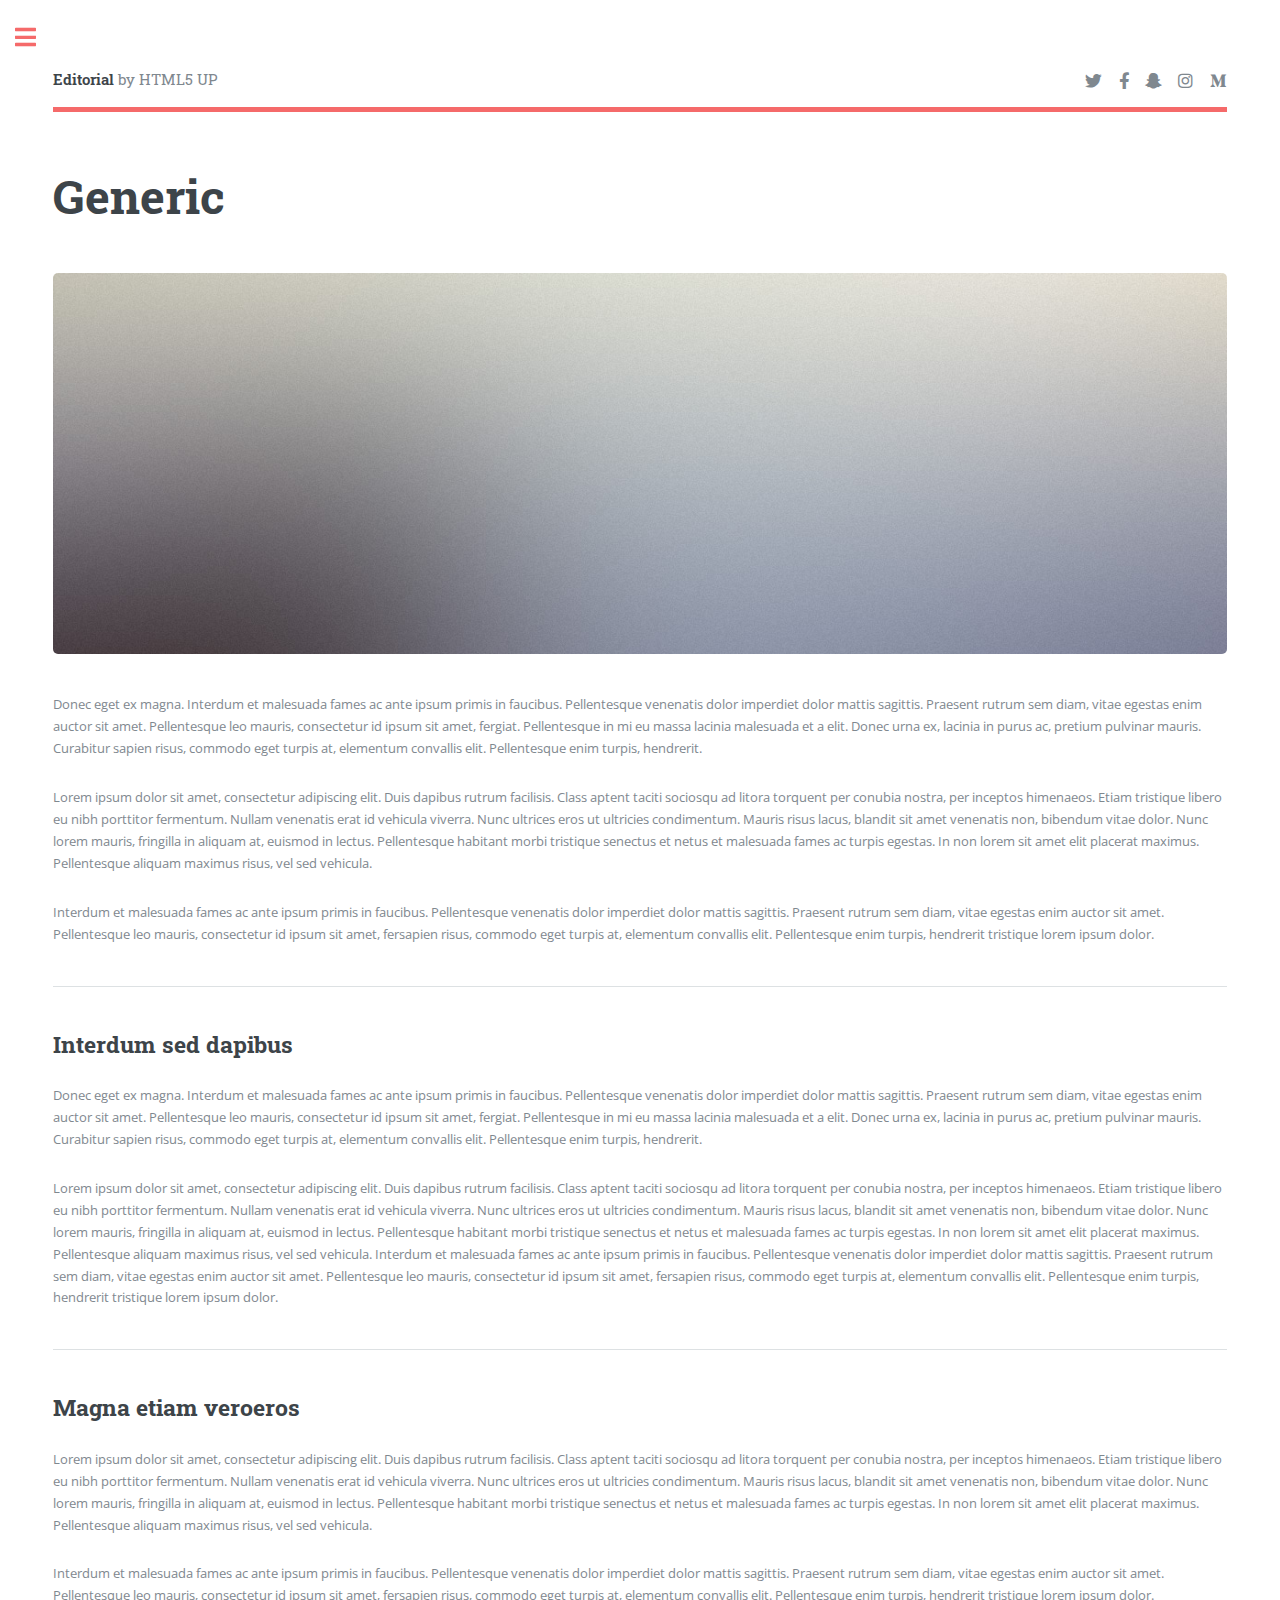
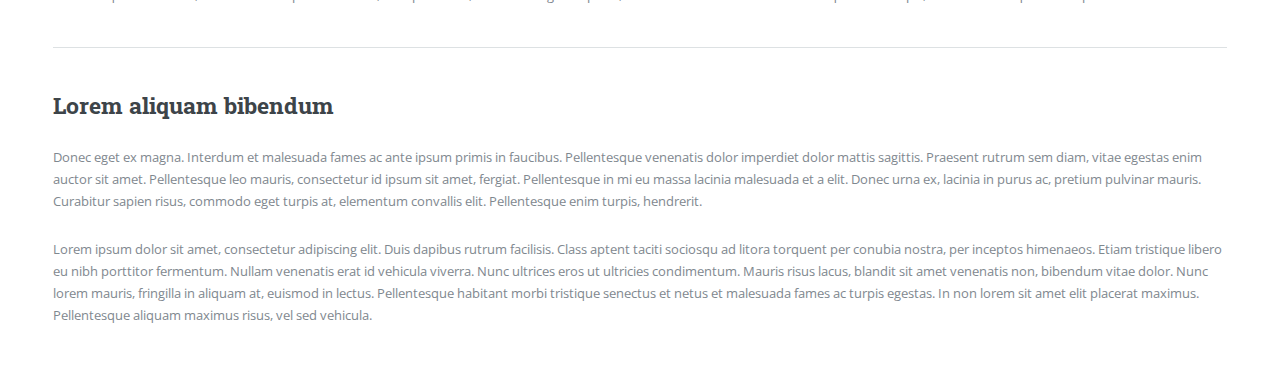
<file: generic.html>
<!DOCTYPE HTML>
<!--
	Editorial by HTML5 UP
	html5up.net | @ajlkn
	Free for personal and commercial use under the CCA 3.0 license (html5up.net/license)
-->
<html>
	<head>
		<title>Generic - Editorial by HTML5 UP</title>
		<meta charset="utf-8" />
		<meta name="viewport" content="width=device-width, initial-scale=1, user-scalable=no" />
		<link rel="stylesheet" href="assets/css/main.css" />
	</head>
	<body class="is-preload">

		<!-- Wrapper -->
			<div id="wrapper">

				<!-- Main -->
					<div id="main">
						<div class="inner">

							<!-- Header -->
								<header id="header">
									<a href="index.html" class="logo"><strong>Editorial</strong> by HTML5 UP</a>
									<ul class="icons">
										<li><a href="#" class="icon brands fa-twitter"><span class="label">Twitter</span></a></li>
										<li><a href="#" class="icon brands fa-facebook-f"><span class="label">Facebook</span></a></li>
										<li><a href="#" class="icon brands fa-snapchat-ghost"><span class="label">Snapchat</span></a></li>
										<li><a href="#" class="icon brands fa-instagram"><span class="label">Instagram</span></a></li>
										<li><a href="#" class="icon brands fa-medium-m"><span class="label">Medium</span></a></li>
									</ul>
								</header>

							<!-- Content -->
								<section>
									<header class="main">
										<h1>Generic</h1>
									</header>

									<span class="image main"><img src="images/pic11.jpg" alt="" /></span>

									<p>Donec eget ex magna. Interdum et malesuada fames ac ante ipsum primis in faucibus. Pellentesque venenatis dolor imperdiet dolor mattis sagittis. Praesent rutrum sem diam, vitae egestas enim auctor sit amet. Pellentesque leo mauris, consectetur id ipsum sit amet, fergiat. Pellentesque in mi eu massa lacinia malesuada et a elit. Donec urna ex, lacinia in purus ac, pretium pulvinar mauris. Curabitur sapien risus, commodo eget turpis at, elementum convallis elit. Pellentesque enim turpis, hendrerit.</p>
									<p>Lorem ipsum dolor sit amet, consectetur adipiscing elit. Duis dapibus rutrum facilisis. Class aptent taciti sociosqu ad litora torquent per conubia nostra, per inceptos himenaeos. Etiam tristique libero eu nibh porttitor fermentum. Nullam venenatis erat id vehicula viverra. Nunc ultrices eros ut ultricies condimentum. Mauris risus lacus, blandit sit amet venenatis non, bibendum vitae dolor. Nunc lorem mauris, fringilla in aliquam at, euismod in lectus. Pellentesque habitant morbi tristique senectus et netus et malesuada fames ac turpis egestas. In non lorem sit amet elit placerat maximus. Pellentesque aliquam maximus risus, vel sed vehicula.</p>
									<p>Interdum et malesuada fames ac ante ipsum primis in faucibus. Pellentesque venenatis dolor imperdiet dolor mattis sagittis. Praesent rutrum sem diam, vitae egestas enim auctor sit amet. Pellentesque leo mauris, consectetur id ipsum sit amet, fersapien risus, commodo eget turpis at, elementum convallis elit. Pellentesque enim turpis, hendrerit tristique lorem ipsum dolor.</p>

									<hr class="major" />

									<h2>Interdum sed dapibus</h2>
									<p>Donec eget ex magna. Interdum et malesuada fames ac ante ipsum primis in faucibus. Pellentesque venenatis dolor imperdiet dolor mattis sagittis. Praesent rutrum sem diam, vitae egestas enim auctor sit amet. Pellentesque leo mauris, consectetur id ipsum sit amet, fergiat. Pellentesque in mi eu massa lacinia malesuada et a elit. Donec urna ex, lacinia in purus ac, pretium pulvinar mauris. Curabitur sapien risus, commodo eget turpis at, elementum convallis elit. Pellentesque enim turpis, hendrerit.</p>
									<p>Lorem ipsum dolor sit amet, consectetur adipiscing elit. Duis dapibus rutrum facilisis. Class aptent taciti sociosqu ad litora torquent per conubia nostra, per inceptos himenaeos. Etiam tristique libero eu nibh porttitor fermentum. Nullam venenatis erat id vehicula viverra. Nunc ultrices eros ut ultricies condimentum. Mauris risus lacus, blandit sit amet venenatis non, bibendum vitae dolor. Nunc lorem mauris, fringilla in aliquam at, euismod in lectus. Pellentesque habitant morbi tristique senectus et netus et malesuada fames ac turpis egestas. In non lorem sit amet elit placerat maximus. Pellentesque aliquam maximus risus, vel sed vehicula. Interdum et malesuada fames ac ante ipsum primis in faucibus. Pellentesque venenatis dolor imperdiet dolor mattis sagittis. Praesent rutrum sem diam, vitae egestas enim auctor sit amet. Pellentesque leo mauris, consectetur id ipsum sit amet, fersapien risus, commodo eget turpis at, elementum convallis elit. Pellentesque enim turpis, hendrerit tristique lorem ipsum dolor.</p>

									<hr class="major" />

									<h2>Magna etiam veroeros</h2>
									<p>Lorem ipsum dolor sit amet, consectetur adipiscing elit. Duis dapibus rutrum facilisis. Class aptent taciti sociosqu ad litora torquent per conubia nostra, per inceptos himenaeos. Etiam tristique libero eu nibh porttitor fermentum. Nullam venenatis erat id vehicula viverra. Nunc ultrices eros ut ultricies condimentum. Mauris risus lacus, blandit sit amet venenatis non, bibendum vitae dolor. Nunc lorem mauris, fringilla in aliquam at, euismod in lectus. Pellentesque habitant morbi tristique senectus et netus et malesuada fames ac turpis egestas. In non lorem sit amet elit placerat maximus. Pellentesque aliquam maximus risus, vel sed vehicula.</p>
									<p>Interdum et malesuada fames ac ante ipsum primis in faucibus. Pellentesque venenatis dolor imperdiet dolor mattis sagittis. Praesent rutrum sem diam, vitae egestas enim auctor sit amet. Pellentesque leo mauris, consectetur id ipsum sit amet, fersapien risus, commodo eget turpis at, elementum convallis elit. Pellentesque enim turpis, hendrerit tristique lorem ipsum dolor.</p>

									<hr class="major" />

									<h2>Lorem aliquam bibendum</h2>
									<p>Donec eget ex magna. Interdum et malesuada fames ac ante ipsum primis in faucibus. Pellentesque venenatis dolor imperdiet dolor mattis sagittis. Praesent rutrum sem diam, vitae egestas enim auctor sit amet. Pellentesque leo mauris, consectetur id ipsum sit amet, fergiat. Pellentesque in mi eu massa lacinia malesuada et a elit. Donec urna ex, lacinia in purus ac, pretium pulvinar mauris. Curabitur sapien risus, commodo eget turpis at, elementum convallis elit. Pellentesque enim turpis, hendrerit.</p>
									<p>Lorem ipsum dolor sit amet, consectetur adipiscing elit. Duis dapibus rutrum facilisis. Class aptent taciti sociosqu ad litora torquent per conubia nostra, per inceptos himenaeos. Etiam tristique libero eu nibh porttitor fermentum. Nullam venenatis erat id vehicula viverra. Nunc ultrices eros ut ultricies condimentum. Mauris risus lacus, blandit sit amet venenatis non, bibendum vitae dolor. Nunc lorem mauris, fringilla in aliquam at, euismod in lectus. Pellentesque habitant morbi tristique senectus et netus et malesuada fames ac turpis egestas. In non lorem sit amet elit placerat maximus. Pellentesque aliquam maximus risus, vel sed vehicula.</p>

								</section>

						</div>
					</div>

				<!-- Sidebar -->
					<div id="sidebar">
						<div class="inner">

							<!-- Search -->
								<section id="search" class="alt">
									<form method="post" action="#">
										<input type="text" name="query" id="query" placeholder="Search" />
									</form>
								</section>

							<!-- Menu -->
								<nav id="menu">
									<header class="major">
										<h2>Menu</h2>
									</header>
									<ul>
										<li><a href="index.html">Homepage</a></li>
										<li><a href="generic.html">Generic</a></li>
										<li><a href="elements.html">Elements</a></li>
										<li>
											<span class="opener">Submenu</span>
											<ul>
												<li><a href="#">Lorem Dolor</a></li>
												<li><a href="#">Ipsum Adipiscing</a></li>
												<li><a href="#">Tempus Magna</a></li>
												<li><a href="#">Feugiat Veroeros</a></li>
											</ul>
										</li>
										<li><a href="#">Etiam Dolore</a></li>
										<li><a href="#">Adipiscing</a></li>
										<li>
											<span class="opener">Another Submenu</span>
											<ul>
												<li><a href="#">Lorem Dolor</a></li>
												<li><a href="#">Ipsum Adipiscing</a></li>
												<li><a href="#">Tempus Magna</a></li>
												<li><a href="#">Feugiat Veroeros</a></li>
											</ul>
										</li>
										<li><a href="#">Maximus Erat</a></li>
										<li><a href="#">Sapien Mauris</a></li>
										<li><a href="#">Amet Lacinia</a></li>
									</ul>
								</nav>

							<!-- Section -->
								<section>
									<header class="major">
										<h2>Ante interdum</h2>
									</header>
									<div class="mini-posts">
										<article>
											<a href="#" class="image"><img src="images/pic07.jpg" alt="" /></a>
											<p>Aenean ornare velit lacus, ac varius enim lorem ullamcorper dolore aliquam.</p>
										</article>
										<article>
											<a href="#" class="image"><img src="images/pic08.jpg" alt="" /></a>
											<p>Aenean ornare velit lacus, ac varius enim lorem ullamcorper dolore aliquam.</p>
										</article>
										<article>
											<a href="#" class="image"><img src="images/pic09.jpg" alt="" /></a>
											<p>Aenean ornare velit lacus, ac varius enim lorem ullamcorper dolore aliquam.</p>
										</article>
									</div>
									<ul class="actions">
										<li><a href="#" class="button">More</a></li>
									</ul>
								</section>

							<!-- Section -->
								<section>
									<header class="major">
										<h2>Get in touch</h2>
									</header>
									<p>Sed varius enim lorem ullamcorper dolore aliquam aenean ornare velit lacus, ac varius enim lorem ullamcorper dolore. Proin sed aliquam facilisis ante interdum. Sed nulla amet lorem feugiat tempus aliquam.</p>
									<ul class="contact">
										<li class="icon solid fa-envelope"><a href="#">information@untitled.tld</a></li>
										<li class="icon solid fa-phone">(000) 000-0000</li>
										<li class="icon solid fa-home">1234 Somewhere Road #8254<br />
										Nashville, TN 00000-0000</li>
									</ul>
								</section>

							<!-- Footer -->
								<footer id="footer">
									<p class="copyright">&copy; Untitled. All rights reserved. Demo Images: <a href="https://unsplash.com">Unsplash</a>. Design: <a href="https://html5up.net">HTML5 UP</a>.</p>
								</footer>

						</div>
					</div>

			</div>

		<!-- Scripts -->
			<script src="assets/js/jquery.min.js"></script>
			<script src="assets/js/browser.min.js"></script>
			<script src="assets/js/breakpoints.min.js"></script>
			<script src="assets/js/util.js"></script>
			<script src="assets/js/main.js"></script>

	</body>
</html>
</file>
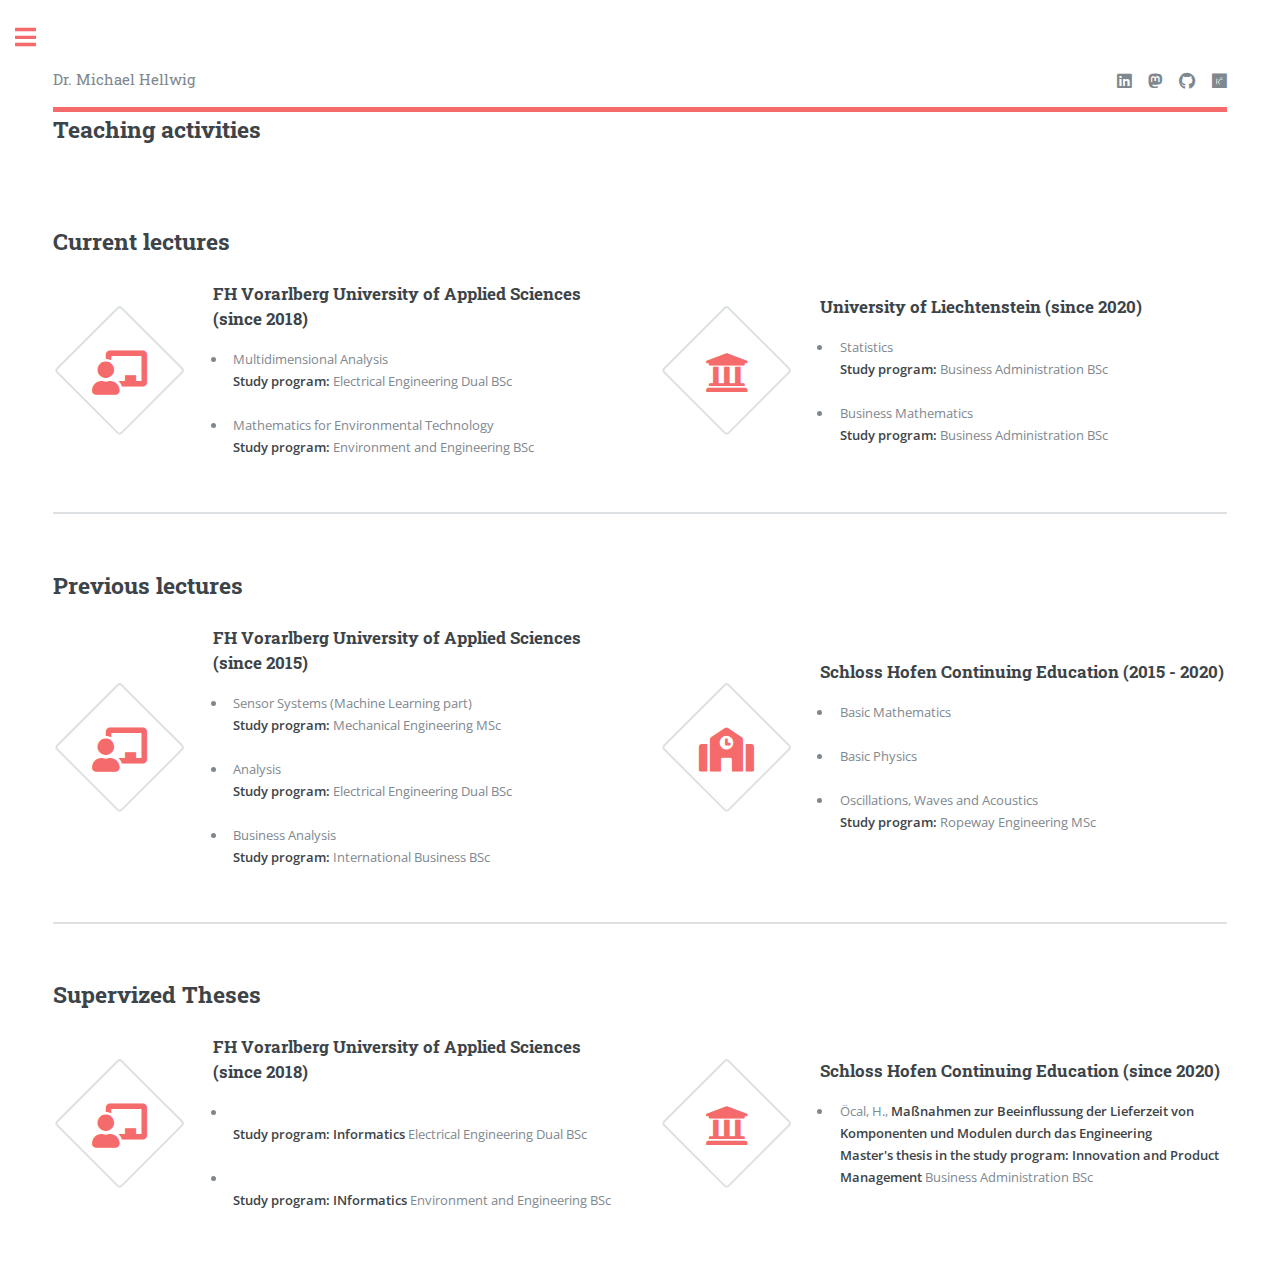
<file: lecture.html>
<!DOCTYPE HTML>
<!--
	Editorial by HTML5 UP
	html5up.net | @ajlkn
	Free for personal and commercial use under the CCA 3.0 license (html5up.net/license)
-->
<html>
	<head>
		<title>Personal website of Michael Hellwig</title>
		<meta charset="utf-8" />
		<meta name="viewport" content="width=device-width, initial-scale=1, user-scalable=no" />
		<link rel="stylesheet" href="assets/css/main.css" />
	</head>
	<body class="is-preload">

		<!-- Wrapper -->
			<div id="wrapper">

				<!-- Main -->
					<div id="main">
						<div class="inner">

							<!-- Header -->
								<header id="header">
									<a href="index.html" class="logo">Dr. Michael Hellwig</a>
									<ul class="icons">
										<li><a href="https://www.linkedin.com/in/link2hemi/" class="icon brands fa-linkedin" target="_blank"><span class="label">LinkedIn</span></a></li>
										<li><a href="https://mastodon.online/@hemi" class="icon brands fa-mastodon" target="_blank"><span class="label">Mastodon</span></a></li>	
										<li><a href="https://github.com/hellwigm" class="icon brands fa-github" target="_blank"><span class="label"><GitHub</span></a></li>
										<li><a href="https://www.researchgate.net/profile/Michael-Hellwig" target="_blank" class="icon brands fa-researchgate"><span class="label">ResearchGate</span></a></li>

									</ul>
								</header>

							<!-- Banner -->
 
									<div class="content">
										<header>
											<h2>Teaching activities</h2>
										</header>
									</div>
									
							 
								
							 <!-- Section-->
								<section>
									
										<h2>Current lectures</h2>
									
									<div class="features">
										<article>
											<span class="icon solid fa-chalkboard-teacher"></span>
											<div class="content">
												<h3>FH Vorarlberg University of Applied Sciences (since 2018)</h3>
											
											<ul> 
												<li> Multidimensional Analysis <br /> <strong> Study program: </strong> Electrical Engineering Dual BSc </li><br /> 
												<li> Mathematics for Environmental Technology <br /> <strong> Study program: </strong> Environment and Engineering BSc </li>
											</ul>
											</div>
										</article>
										<article>
											<span class="icon solid fa-university"></span>
											<div class="content">
												<h3>University of Liechtenstein (since 2020)</h3>
												<ul> 
													<li> Statistics <br /> <strong> Study program: </strong> Business Administration BSc </li><br /> 
													<li> Business Mathematics <br /> <strong> Study program: </strong> Business Administration BSc </li>
												</ul>
											</div>
										</article>
									</div>
								</section>

							 <!-- Section-->
								<section>
									
										<h2>Previous lectures</h2>
									
									<div class="features">
										<article>
											<span class="icon solid fa-chalkboard-teacher"></span>
											<div class="content">
												<h3>FH Vorarlberg University of Applied Sciences (since 2015)</h3>
											
											<ul> 
												<li> Sensor Systems (Machine Learning part) <br /> <strong> Study program: </strong> Mechanical Engineering MSc </li><br />
												<li> Analysis <br /> <strong> Study program: </strong> Electrical Engineering Dual BSc </li><br /> 
												<li> Business Analysis <br /> <strong> Study program: </strong> International Business BSc </li>
											</ul>
											</div>
										</article>
										<article>
											<span class="icon solid fa-school"></span>
											<div class="content">
												<h3>Schloss Hofen Continuing Education  (2015 - 2020)</h3>
											<ul> 
												<li> Basic Mathematics </li><br /> 
												<li> Basic Physics </li><br /> 
												<li> Oscillations, Waves and Acoustics<br /> <strong> Study program: </strong> Ropeway Engineering MSc </li>
											</ul>
											</div>
										</article>
									</div>
								</section>
								
								<!-- Section-->
								<section>
									
										<h2>Supervized Theses</h2>
									
									<div class="features">
										<article>
											<span class="icon solid fa-chalkboard-teacher"></span>
											<div class="content">
												<h3>FH Vorarlberg University of Applied Sciences (since 2018)</h3>
											
											<ul> 
												<li>  <br /> <strong> Study program: Informatics </strong> Electrical Engineering Dual BSc </li><br /> 
												<li>  <br /> <strong> Study program: INformatics </strong> Environment and Engineering BSc </li>
											</ul>
											</div>
										</article>
										<article>
											<span class="icon solid fa-university"></span>
											<div class="content">
												<h3>Schloss Hofen Continuing Education  (since 2020)</h3>
												<ul> 
													<li> Öcal, H., <strong>Maßnahmen zur Beeinflussung der Lieferzeit von Komponenten und Modulen durch das Engineering</strong><br /> <strong> Master's thesis in the study program: Innovation and Product Management </strong> Business Administration BSc </li>
												</ul>
											</div>
										</article>
									</div>
								</section>
							

						</div>
					</div>

				<!-- Sidebar -->
					<div id="sidebar">
						<div class="inner">

							<!-- Menu -->
								<nav id="menu">
									<header class="major">
										<h2>Menu</h2>
									</header>
									<ul>
										<li><a href="index.html">Homepage</a></li>
										<li><a href="research.html">Research activities</a></li>
										<li><a href="lecture.html">Lectures</a></li>
										<li><a href="cv.html">Curriculum Vitae</a></li>
										<li><a href="publications.html">Publications</a></li>
										<li><a href="dwnlds.html">Downloads</a></li>
									</ul>
								</nav>


							<!-- Section -->
								<section>
									<header class="major">
										<h2>Get in touch</h2>
									</header>
									<ul class="contact">
										<li class="icon solid fa-envelope"><a href="mailto:michael.hellwig@fhv.at"> michael.hellwig@fhv.at </a></li>
										<li class="icon solid fa-phone">+43 (0)5572 792 7112</li>
										<li class="icon solid fa-home">FH Vorarlberg University of Applied Sciences <br /> 
											University of Applied Sciences<br />
											Research Center Business Informatics<br />
											Room V621 <br />
											Campus V, Hochschulstr. 1<br />
											6850 Dornbirn, Austria
										</li>
									</ul>
								</section>

							<!-- Footer -->
								<footer id="footer">
									<p class="copyright">&copy; Dr. Michael Hellwig. All rights reserved. Design: <a href="https://html5up.net">HTML5 UP</a>.</p>
								</footer>

						</div>
					</div>

			</div>

		<!-- Scripts -->
			<script src="assets/js/jquery.min.js"></script>
			<script src="assets/js/browser.min.js"></script>
			<script src="assets/js/breakpoints.min.js"></script>
			<script src="assets/js/util.js"></script>
			<script src="assets/js/main.js"></script>

	</body>
</html>
</file>
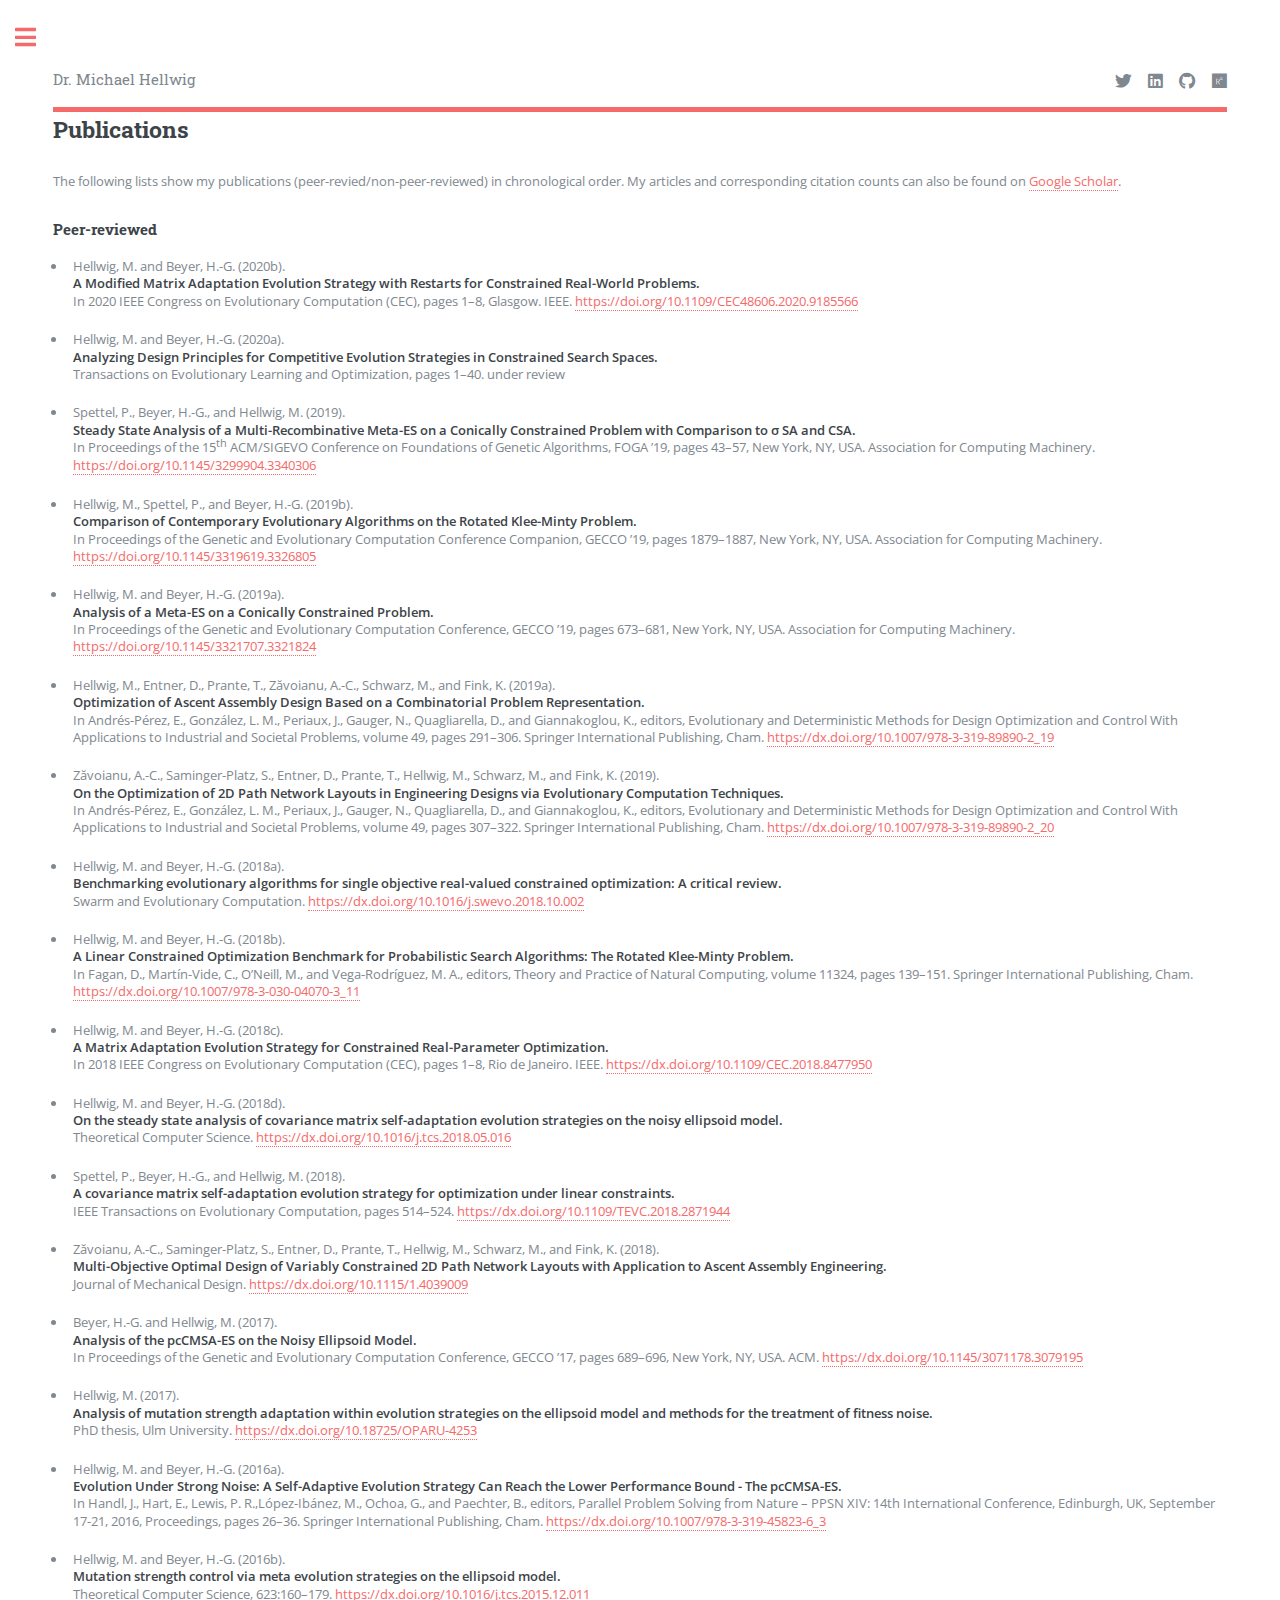
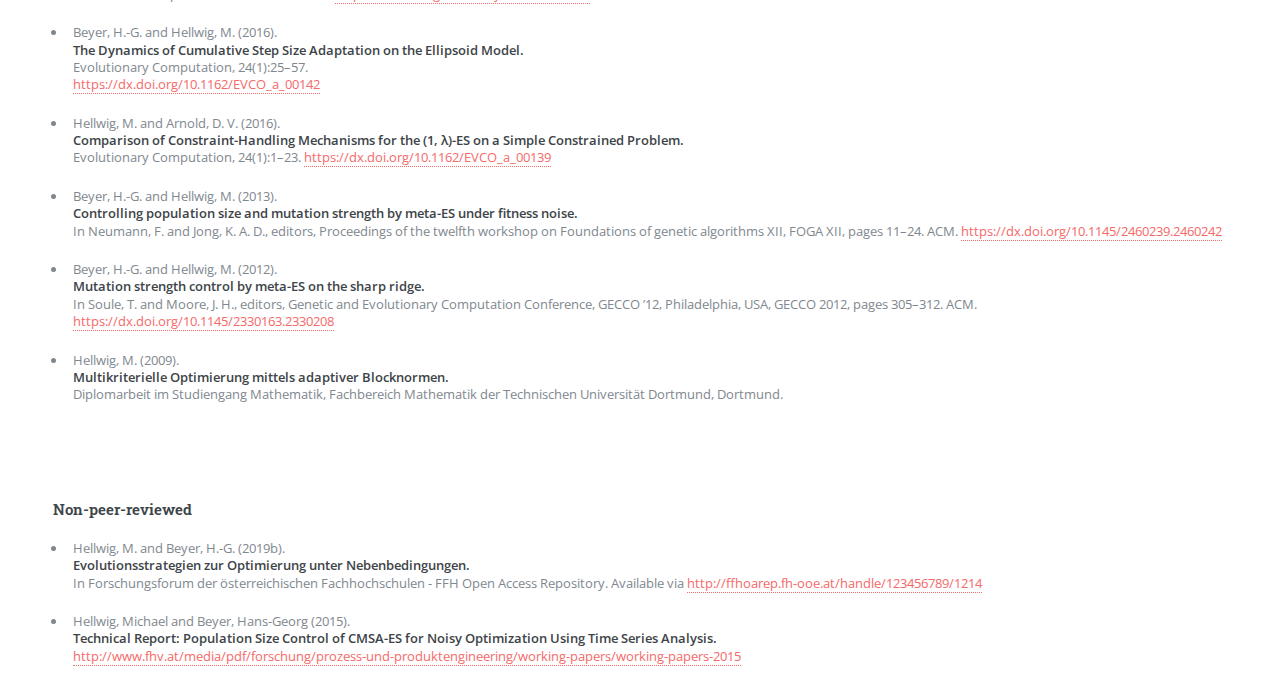
<file: publications.html>
<!DOCTYPE HTML>
<!--
	Editorial by HTML5 UP
	html5up.net | @ajlkn
	Free for personal and commercial use under the CCA 3.0 license (html5up.net/license)
-->
<html>
	<head>
		<title>Personal website of Michael Hellwig</title>
		<meta charset="utf-8" />
		<meta name="viewport" content="width=device-width, initial-scale=1, user-scalable=no" />
		<link rel="stylesheet" href="assets/css/main.css" />
	</head>
	<body class="is-preload">

		<!-- Wrapper -->
			<div id="wrapper">

				<!-- Main -->
					<div id="main">
						<div class="inner">

							<!-- Header -->
								<header id="header">
									<a href="index.html" class="logo">Dr. Michael Hellwig</a>
									<ul class="icons">
										<li><a href="https://twitter.com/michaelhellwig9" class="icon brands fa-twitter" target="_blank"><span class="label">Twitter</span></a></li>
										<li><a href="https://www.linkedin.com/in/link2hemi/" class="icon brands fa-linkedin" target="_blank"><span class="label">LinkedIn</span></a></li>
										<li><a href="https://github.com/hellwigm" class="icon brands fa-github" target="_blank"><span class="label"><GitHub</span></a></li>
										<li><a href="https://www.researchgate.net/profile/Michael-Hellwig" target="_blank" class="icon brands fa-researchgate"><span class="label">ResearchGate</span></a></li>

									</ul>
								</header>
			
							<!-- Banner  -->
									<div class="content">
										<header>
											<h2>Publications</h2>
										</header>
									</div>

							<p> The following lists show my publications (peer-revied/non-peer-reviewed) in chronological order. My articles and corresponding citation counts can also be found on <a href="https://scholar.google.com/citations?user=W1nCfR8AAAAJ&hl=de" >Google Scholar</a>. </p>
							<!-- Section -->
						 	
									<h4>Peer-reviewed</b></h4>
<ul>
	<li><p style="margin-bottom: 0.2in; line-height: 130%">Hellwig, M. and
	Beyer, H.-G. (2020b).<br /> 
	<strong>A Modified Matrix Adaptation Evolution Strategy with Restarts for Constrained Real-World Problems.</strong><br /> 
	In 2020 IEEE Congress on Evolutionary Computation (CEC), pages 1–8,
	Glasgow. IEEE. <a href="https://doi.org/10.1109/CEC48606.2020.9185566">https://doi.org/10.1109/CEC48606.2020.9185566</a></p>
	<li><p style="margin-bottom: 0.2in; line-height: 130%">Hellwig, M. and
	Beyer, H.-G. (2020a).<br /> <strong>Analyzing Design Principles for Competitive
	Evolution Strategies in Constrained Search Spaces.</strong><br /> Transactions on
	Evolutionary Learning and Optimization, pages 1–40. under review</p>
	<li><p style="margin-bottom: 0.2in; line-height: 130%">Spettel, P.,
	Beyer, H.-G., and Hellwig, M. (2019).<br /> <strong>Steady State Analysis of a
	Multi-Recombinative Meta-ES on a Conically Constrained Problem with
	Comparison to σ SA and CSA.</strong><br /> In Proceedings of the 15<sup>th</sup>
	ACM/SIGEVO Conference on Foundations of Genetic Algorithms, FOGA
	’19, pages 43–57, New York, NY, USA. Association for Computing
	Machinery. <a href="https://doi.org/10.1145/3299904.3340306">https://doi.org/10.1145/3299904.3340306</a></p>
	<li><p style="margin-bottom: 0.2in; line-height: 130%">Hellwig, M.,
	Spettel, P., and Beyer, H.-G. (2019b).<br /> <strong>Comparison of Contemporary
	Evolutionary Algorithms on the Rotated Klee-Minty Problem.</strong><br /> In
	Proceedings of the Genetic and Evolutionary Computation Conference
	Companion, GECCO ’19, pages 1879–1887, New York, NY, USA.
	Association for Computing Machinery.
	<a href="https://doi.org/10.1145/3319619.3326805">https://doi.org/10.1145/3319619.3326805</a></p>
	<li><p style="margin-bottom: 0.2in; line-height: 130%">Hellwig, M. and
	Beyer, H.-G. (2019a).<br /> <strong>Analysis of a Meta-ES on a Conically
	Constrained Problem.</strong><br /> In Proceedings of the Genetic and Evolutionary
	Computation Conference, GECCO ’19, pages 673–681, New York, NY,
	USA. Association for Computing Machinery.
	<a href="https://doi.org/10.1145/3321707.3321824">https://doi.org/10.1145/3321707.3321824</a></p>
	<li><p style="margin-bottom: 0.2in; line-height: 130%">Hellwig, M.,
	Entner, D., Prante, T., Zăvoianu, A.-C., Schwarz, M., and Fink, K.
	(2019a).<br /> <strong>Optimization of Ascent Assembly Design Based on a
	Combinatorial Problem Representation.</strong><br /> In Andrés-Pérez, E.,
	González, L. M., Periaux, J., Gauger, N., Quagliarella, D., and
	Giannakoglou, K., editors, Evolutionary and Deterministic Methods
	for Design Optimization and Control With Applications to Industrial
	and Societal Problems, volume 49, pages 291–306. Springer
	International Publishing, Cham.
	<a href="https://dx.doi.org/10.1007/978-3-319-89890-2_19">https://dx.doi.org/10.1007/978-3-319-89890-2_19</a></p>
	<li><p style="margin-bottom: 0.2in; line-height: 130%">Zăvoianu,
	A.-C., Saminger-Platz, S., Entner, D., Prante, T., Hellwig, M.,
	Schwarz, M., and Fink, K. (2019).<br /> <strong>On the Optimization of 2D Path
	Network Layouts in Engineering Designs via Evolutionary Computation
	Techniques.</strong><br /> In Andrés-Pérez, E., González, L. M., Periaux, J.,
	Gauger, N., Quagliarella, D., and Giannakoglou, K., editors,
	Evolutionary and Deterministic Methods for Design Optimization and
	Control With Applications to Industrial and Societal Problems,
	volume 49, pages 307–322. Springer International Publishing, Cham.
	<a href="https://dx.doi.org/10.1007/978-3-319-89890-2_20">https://dx.doi.org/10.1007/978-3-319-89890-2_20</a>
		</p>
	<li><p style="margin-bottom: 0.2in; line-height: 130%">Hellwig, M. and
	Beyer, H.-G. (2018a).<br /> <strong>Benchmarking evolutionary algorithms for
	single objective real-valued constrained optimization: A critical
	review.</strong> <br />Swarm and Evolutionary Computation.
	<a href="https://dx.doi.org/10.1016/j.swevo.2018.10.002">https://dx.doi.org/10.1016/j.swevo.2018.10.002</a>
		</p>
	<li><p style="margin-bottom: 0.2in; line-height: 130%">Hellwig, M. and
	Beyer, H.-G. (2018b).<br /> <strong>A Linear Constrained Optimization Benchmark
	for Probabilistic Search Algorithms: The Rotated Klee-Minty Problem.</strong><br />
	In Fagan, D., Martín-Vide, C., O’Neill, M., and Vega-Rodríguez,
	M. A., editors, Theory and Practice of Natural Computing, volume
	11324, pages 139–151. Springer International Publishing, Cham.
	<a href="https://dx.doi.org/10.1007/978-3-030-04070-3_11">https://dx.doi.org/10.1007/978-3-030-04070-3_11</a></p>
	<li><p style="margin-bottom: 0.2in; line-height: 130%">Hellwig, M. and
	Beyer, H.-G. (2018c).<br /> <strong>A Matrix Adaptation Evolution Strategy for
	Constrained Real-Parameter Optimization.</strong><br /> In 2018 IEEE Congress on
	Evolutionary Computation (CEC), pages 1–8, Rio de Janeiro. IEEE.
	<a href="https://dx.doi.org/10.1109/CEC.2018.8477950">https://dx.doi.org/10.1109/CEC.2018.8477950</a></p>
	<li><p style="margin-bottom: 0.2in; line-height: 130%">Hellwig, M. and
	Beyer, H.-G. (2018d).<br /> <strong>On the steady state analysis of covariance
	matrix self-adaptation evolution strategies on the noisy ellipsoid
	model.</strong><br /> Theoretical Computer Science.
	<a href="https://dx.doi.org/10.1016/j.tcs.2018.05.016">https://dx.doi.org/10.1016/j.tcs.2018.05.016</a></p>
	<li><p style="margin-bottom: 0.2in; line-height: 130%">Spettel, P.,
	Beyer, H.-G., and Hellwig, M. (2018).<br /> <strong>A covariance matrix
	self-adaptation evolution strategy for optimization under linear
	constraints.</strong><br /> IEEE Transactions on Evolutionary Computation, pages
	514–524. <a href="https://dx.doi.org/10.1109/TEVC.2018.28719442">https://dx.doi.org/10.1109/TEVC.2018.2871944</a></p>
	<li><p style="margin-bottom: 0.2in; line-height: 130%">Zăvoianu,
	A.-C., Saminger-Platz, S., Entner, D., Prante, T., Hellwig, M.,
	Schwarz, M., and Fink, K. (2018).<br /> <strong>Multi-Objective Optimal Design of
	Variably Constrained 2D Path Network Layouts with Application to
	Ascent Assembly Engineering.</strong><br /> Journal of Mechanical Design.
	<a href="https://dx.doi.org/10.1115/1.4039009">https://dx.doi.org/10.1115/1.4039009</a></p>
	<li><p style="margin-bottom: 0.2in; line-height: 130%">Beyer, H.-G.
	and Hellwig, M. (2017).<br /> <strong>Analysis of the pcCMSA-ES on the Noisy
	Ellipsoid Model.</strong><br /> In Proceedings of the Genetic and Evolutionary
	Computation Conference, GECCO ’17, pages 689–696, New York, NY,
	USA. ACM. <a href="https://dx.doi.org/10.1145/3071178.3079195">https://dx.doi.org/10.1145/3071178.3079195</a></p>
	<li><p style="margin-bottom: 0.2in; line-height: 130%">Hellwig, M.
	(2017).<br /> <strong>Analysis of mutation strength adaptation within evolution
	strategies on the ellipsoid model and methods for the treatment of
	fitness noise.</strong><br /> PhD thesis, Ulm University.
	<a href="https://dx.doi.org/10.18725/OPARU-4253">https://dx.doi.org/10.18725/OPARU-4253</a></p>
	<li><p style="margin-bottom: 0.2in; line-height: 130%">Hellwig, M. and
	Beyer, H.-G. (2016a).<br /> <strong>Evolution Under Strong Noise: A Self-Adaptive
	Evolution Strategy Can Reach the Lower Performance Bound - The
	pcCMSA-ES.</strong><br /> In Handl, J., Hart, E., Lewis, P. R.,López-Ibánez, M.,
	Ochoa, G., and Paechter, B., editors, Parallel Problem Solving from
	Nature – PPSN XIV: 14th International Conference, Edinburgh, UK,
	September 17-21, 2016, Proceedings, pages 26–36. Springer
	International Publishing, Cham. 
	<a href="https://dx.doi.org/10.1007/978-3-319-45823-6_3">https://dx.doi.org/10.1007/978-3-319-45823-6_3</a></p>
	<li><p style="margin-bottom: 0.2in; line-height: 130%">Hellwig, M. and
	Beyer, H.-G. (2016b).<br /> <strong>Mutation strength control via meta evolution
	strategies on the ellipsoid model.</strong><br /> Theoretical Computer Science,
	623:160–179.  <a href="https://dx.doi.org/10.1016/j.tcs.2015.12.011">https://dx.doi.org/10.1016/j.tcs.2015.12.011</a></p>
	<li><p style="margin-bottom: 0.2in; line-height: 130%">Beyer, H.-G.
	and Hellwig, M. (2016).<br /> <strong>The Dynamics of Cumulative Step Size
	Adaptation on the Ellipsoid Model.</strong><br /> Evolutionary Computation,
	24(1):25–57.<br /> <a href="https://dx.doi.org/10.1162/EVCO_a_00142">https://dx.doi.org/10.1162/EVCO_a_00142</a></p>
	<li><p style="margin-bottom: 0.2in; line-height: 130%">Hellwig, M. and
	Arnold, D. V. (2016).<br /> <strong>Comparison of Constraint-Handling Mechanisms
	for the (1, λ)-ES on a Simple Constrained Problem.</strong><br /> Evolutionary
	Computation, 24(1):1–23.  <a href="https://dx.doi.org/10.1162/EVCO_a_00139">https://dx.doi.org/10.1162/EVCO_a_00139</a></p>
	<li><p style="margin-bottom: 0.2in; line-height: 130%">Beyer, H.-G.
	and Hellwig, M. (2013).<br /> <strong>Controlling population size and mutation
	strength by meta-ES under fitness noise.</strong><br /> In Neumann, F. and Jong, K.
	A. D., editors, Proceedings of the twelfth workshop on Foundations
	of genetic algorithms XII, FOGA XII, pages 11–24. ACM. 
	<a href="https://dx.doi.org/10.1145/2460239.2460242">https://dx.doi.org/10.1145/2460239.2460242</a></p>
	<li><p style="margin-bottom: 0.2in; line-height: 130%">Beyer, H.-G.
	and Hellwig, M. (2012).<br /> <strong>Mutation strength control by meta-ES on the
	sharp ridge.</strong><br /> In Soule, T. and Moore, J. H., editors, Genetic and
	Evolutionary Computation Conference, GECCO ’12, Philadelphia, USA,
	GECCO 2012, pages 305–312. ACM. 
	<a href="https://dx.doi.org/10.1145/2330163.2330208">https://dx.doi.org/10.1145/2330163.2330208</a>
		</p>
	<li><p style="margin-bottom: 0.2in; line-height: 130%">Hellwig, M.
	(2009).<br /> <strong>Multikriterielle Optimierung mittels adaptiver Blocknormen.</strong><br />
	Diplomarbeit im Studiengang Mathematik, Fachbereich Mathematik der
	Technischen Universität Dortmund, Dortmund.</p>
	<p style="margin-bottom: 1in; line-height: 130%"></p>
</ul>



<h4 style="margin-bottom: 0.2in; line-height: 130%"><b>Non-peer-reviewed</b></h4>

	<ul>
	<li><p style="margin-bottom: 0.2in; line-height: 130%">Hellwig, M. and
	Beyer, H.-G. (2019b).<br /> <strong>Evolutionsstrategien zur Optimierung unter
	Nebenbedingungen.</strong><br /> In Forschungsforum der österreichischen
	Fachhochschulen - FFH Open Access Repository. Available via
	<a href="http://ffhoarep.fh-ooe.at/handle/123456789/1214">http://ffhoarep.fh-ooe.at/handle/123456789/1214</a></p> 
	
	<li><p style="margin-bottom: 0.2in; line-height: 130%">Hellwig,
	Michael and Beyer, Hans-Georg (2015).<br /> <strong>Technical Report: Population
	Size Control of CMSA-ES for Noisy Optimization Using Time Series
	Analysis.</strong><br />
	<a href="http://www.fhv.at/media/pdf/forschung/prozess-und-produktengineering/working-papers/working-papers-2015">http://www.fhv.at/media/pdf/forschung/prozess-und-produktengineering/working-papers/working-papers-2015</a></p>
</ul>
								 

							

						</div>
					</div>

				<!-- Sidebar -->
					<div id="sidebar">
						<div class="inner">

							<!-- Menu -->
								<nav id="menu">
									<header class="major">
										<h2>Menu</h2>
									</header>
									<ul>
										<li><a href="index.html">Homepage</a></li>
										<li><a href="research.html">Research activities</a></li>
										<li><a href="lecture.html">Lectures</a></li>
										<li><a href="cv.html">Curriculum Vitae</a></li>
										<li><a href="publications.html">Publications</a></li>
										<li><a href="dwnlds.html">Downloads</a></li>
									</ul>
								</nav>


							<!-- Section -->
								<section>
									<header class="major">
										<h2>Get in touch</h2>
									</header>
									<ul class="contact">
										<li class="icon solid fa-envelope"><a href="#">michael.hellwig@fhv.at</a></li>
										<li class="icon solid fa-phone">+43 (0)5572 792 7112</li>
										<li class="icon solid fa-home">FH Vorarlberg <br /> 
											University of Applied Sciences<br />
											Research Center Business Informatics<br />
											<a href="images/pic02.jpg"> Room S012</a><br />
											Campus V, Hochschulstr. 1<br />
											6850 Dornbirn, Austria
										</li>
									</ul>
								</section>

							<!-- Footer -->
								<footer id="footer">
									<p class="copyright">&copy; Dr. Michael Hellwig. All rights reserved. Design: <a href="https://html5up.net">HTML5 UP</a>.</p>
								</footer>

						</div>
					</div>

			</div>

		<!-- Scripts -->
			<script src="assets/js/jquery.min.js"></script>
			<script src="assets/js/browser.min.js"></script>
			<script src="assets/js/breakpoints.min.js"></script>
			<script src="assets/js/util.js"></script>
			<script src="assets/js/main.js"></script>

	</body>
</html>
</file>
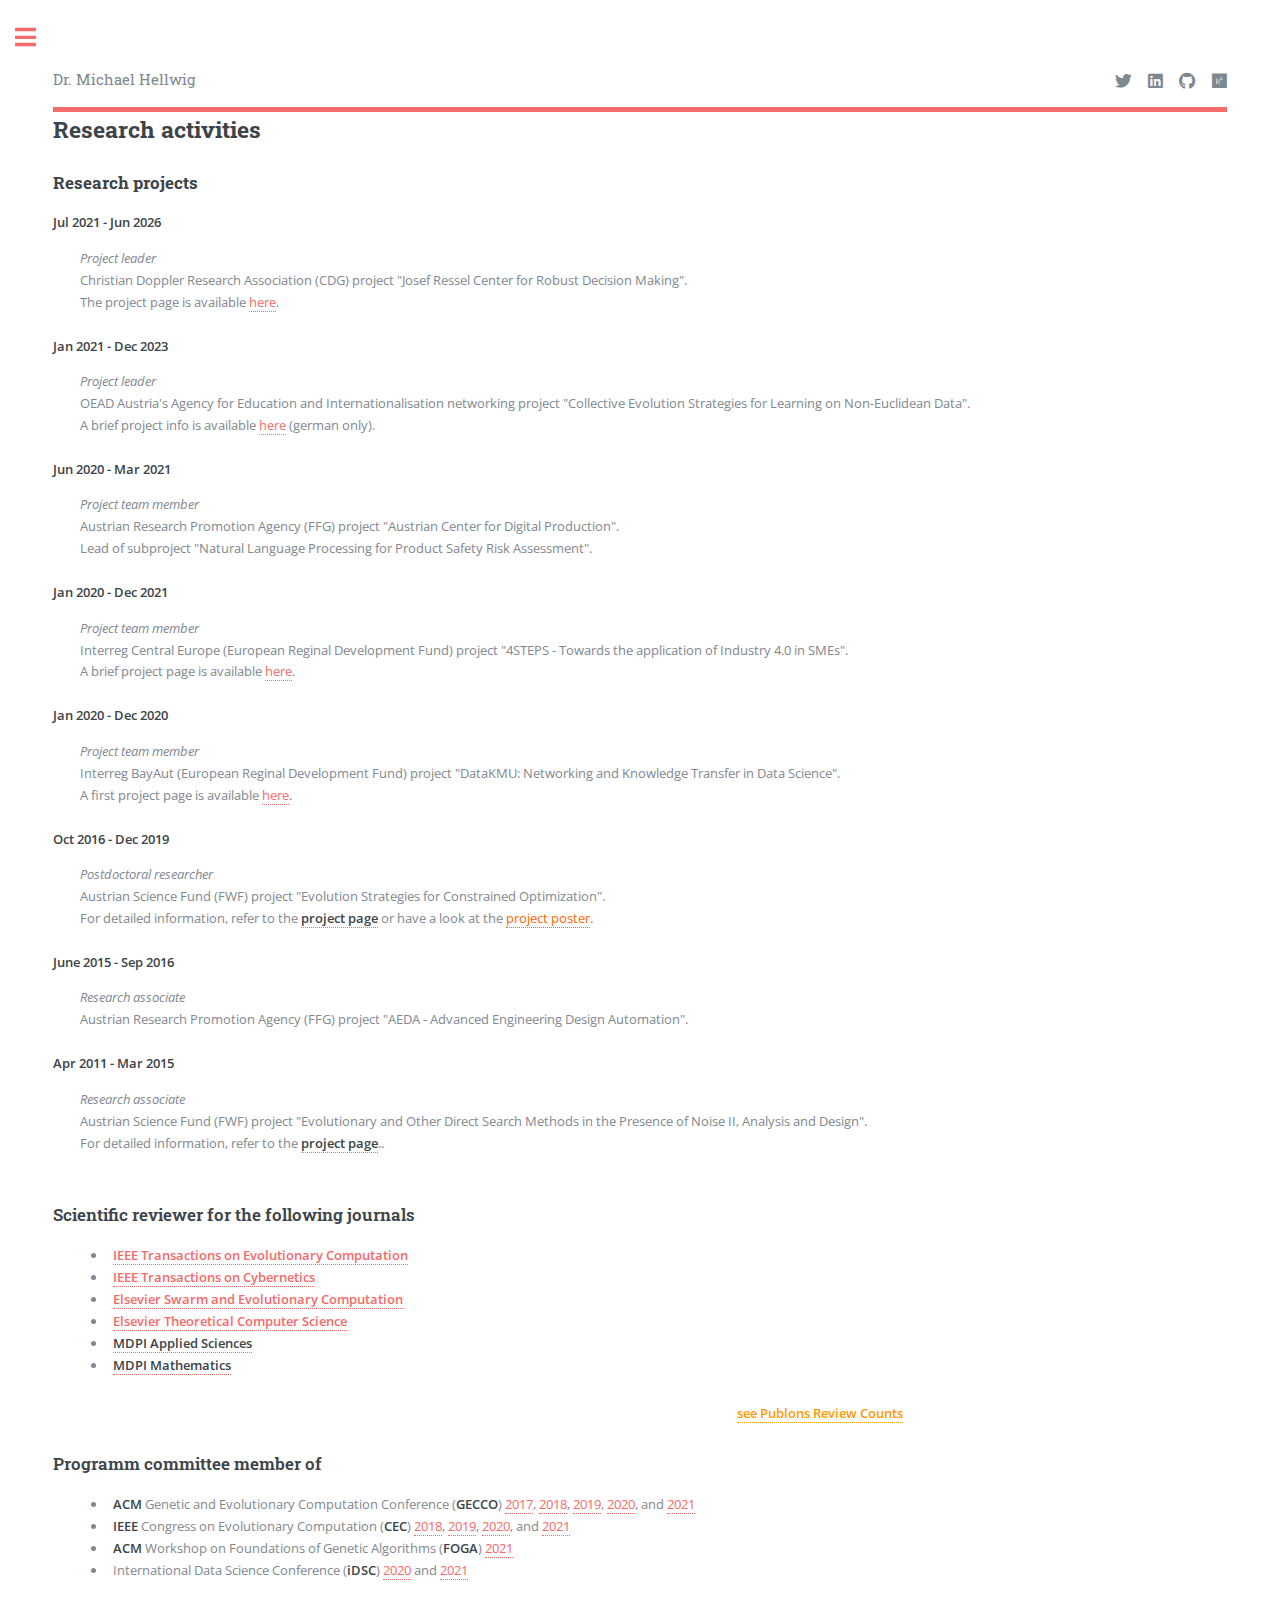
<file: research.html>
<!DOCTYPE HTML>
<!--
	Editorial by HTML5 UP
	html5up.net | @ajlkn
	Free for personal and commercial use under the CCA 3.0 license (html5up.net/license)
-->
<html>
	<head>
		<title>Personal website of Michael Hellwig</title>
		<meta charset="utf-8" />
		<meta name="viewport" content="width=device-width, initial-scale=1, user-scalable=no" />
		<link rel="stylesheet" href="assets/css/main.css" />
	</head>
	<body class="is-preload">

		<!-- Wrapper -->
			<div id="wrapper">

				<!-- Main -->
					<div id="main">
						<div class="inner">

							<!-- Header -->
								<header id="header">
									<a href="index.html" class="logo">Dr. Michael Hellwig</a>
									<ul class="icons">
										<li><a href="https://twitter.com/michaelhellwig9" class="icon brands fa-twitter" target="_blank"><span class="label">Twitter</span></a></li>
										<li><a href="https://www.linkedin.com/in/link2hemi/" class="icon brands fa-linkedin" target="_blank"><span class="label">LinkedIn</span></a></li>
										<li><a href="https://github.com/hellwigm" class="icon brands fa-github" target="_blank"><span class="label"><GitHub</span></a></li>
										<li><a href="https://www.researchgate.net/profile/Michael-Hellwig" target="_blank" class="icon brands fa-researchgate"><span class="label">ResearchGate</span></a></li>

									</ul>
								</header>

							<!-- Banner -->
								 
									<div class="content">
										<header>
											<h2>Research activities</h2>
										</header>
									</div>
									
									<h3>Research projects</h3>						
									<dl>
										<dt><strong>Jul 2021 - Jun 2026 </strong></dt>
										<dd><em>Project leader</em><br />
										Christian Doppler Research Association (CDG) project
										<cite>"Josef Ressel Center for Robust Decision Making"</cite>.<br />
										The project page is available <a href="https://www.fhv.at/rodec" target="_blank" >here</a></strong>.</dd><br />
										
										<dt><strong>Jan 2021 - Dec 2023</strong></dt>
										<dd><em>Project leader</em><br />
										OEAD Austria's Agency for Education and Internationalisation networking project
										<cite>"Collective Evolution Strategies for Learning on Non-Euclidean Data"</cite>.<br />
										A brief project info is available <a href="https://www.fhv.at/forschung/business-informatics/projekte/nicht-euklidischen-daten/" target="_blank" >here</a></strong> (german only).</dd><br />	
										
										<dt><strong>Jun 2020 - Mar 2021</strong></dt>
										<dd><em>Project team member</em><br />
										Austrian Research Promotion Agency (FFG) project <cite>"Austrian Center for Digital Production"</cite>. <br />
										Lead of subproject <cite>"Natural Language Processing for Product Safety Risk Assessment"</cite>. <br />
										</dd><br />	
										
										<dt><strong>Jan 2020 - Dec 2021</strong></dt>
										<dd><em>Project team member</em><br />
										Interreg Central Europe (European Reginal Development Fund) project
										<cite>"4STEPS - Towards the application of Industry 4.0 in SMEs"</cite>.<br />
										A brief project page is available <a href="https://www.fhv.at/dih-biih/" target="_blank" >here</a></strong>.</dd><br />									
									
										<dt><strong>Jan 2020 - Dec 2020</strong></dt>
										<dd><em>Project team member</em><br />
										Interreg BayAut (European Reginal Development Fund) project
										<cite>"DataKMU: Networking and Knowledge Transfer in Data Science"</cite>.<br />
										A first project page is available <a href="https://www.digital.uni-passau.de/en/project-details/forschungsprojekt/interreg-verbund-datakmu-datenanalyse-ohne-grenzen/?tx_converis_pi1[overrideuid]=3808&amp;cHash=2230bc895b448743d7c7f3dd4be9e061" target="_blank" >here</a></strong>.</dd><br />
									
										<dt><strong>Oct 2016 - Dec 2019</strong></dt>
										<dd><em>Postdoctoral researcher</em><br />
										Austrian Science Fund (FWF) project <cite>"Evolution Strategies for Constrained Optimization"</cite>.<br />
										For detailed information, refer to the <a href="https://homepages.fhv.at/hgb/fwf-project3.html" target="_blank"><strong>project page</strong></a> or have a look at the <a style="color: #ff6600;" href="https://homepages.fhv.at/hemi/wp-content/uploads/2018/11/18_PPE_Forschungsposter-A1.pdf" target="_blank" >project poster</a></strong></span>.</dd><br />
										
										<dt><strong>June 2015 - Sep 2016</strong></dt>
										<dd><em>Research associate </em><br />
										Austrian Research Promotion Agency (FFG) project <cite>"AEDA - Advanced Engineering Design Automation"</cite>.<br />
										</dd><br />
										
										<dt><strong>Apr 2011 - Mar 2015</strong></dt>
										<dd><em>Research associate </em><br />
										Austrian Science Fund (FWF) project <cite>"Evolutionary and Other Direct Search Methods in the Presence of Noise II, Analysis and Design"</cite>.<br />
										For detailed information, refer to the <a href="https://homepages.fhv.at/hgb/fwf-project2.html" target="_blank"><strong>project page</strong></a>.</span>.<br /> </dd>
										<br />
									<dl>
									
		<p>							
	<h3><strong>Scientific reviewer for the following journals</strong><!--more--></h3>
<ul>
 	<li style="list-style-type: none;">
<ul>
 	<li style="list-style-type: none;">
<ul>
 	<li><strong><a href="https://ieeexplore.ieee.org/xpl/RecentIssue.jsp?punumber=4235" target="_blank" rel="noopener noreferrer">IEEE Transactions on Evolutionary Computation</a></strong></li>
 	<li><strong><a href="https://ieeexplore.ieee.org/xpl/RecentIssue.jsp?punumber=6221036" target="_blank" rel="noopener noreferrer">IEEE Transactions on Cybernetics</a></strong></li>
 	<li><strong><a href="https://www.journals.elsevier.com/swarm-and-evolutionary-computation/" target="_blank" rel="noopener noreferrer">Elsevier Swarm and Evolutionary Computation</a></strong></li>
 	<li><strong><a href="https://www.journals.elsevier.com/theoretical-computer-science/" target="_blank" rel="noopener noreferrer">Elsevier Theoretical Computer Science</a></strong></li>
 	<li><a href="https://www.mdpi.com/journal/applsci" target="_blank" rel="noopener noreferrer"><strong>MDPI Applied Sciences</strong></a></li>
 	<li><a href="https://www.mdpi.com/journal/mathematics" target="_blank" rel="noopener noreferrer"> <strong>MDPI Mathematics</strong></a></li>
</ul>
</li>
</ul>
</li>
</ul>
<p style="padding-left: 360px; text-align: center;"><strong><span style="color: #ff9900;"><a style="outline-width: 0px !important; user-select: auto !important; color: #ff9900;" href="/research/publons.html">see Publons Review Counts</a></span></strong></p>
</p>
<h3><strong>Programm committee member of</strong><!--more--></h3>
<ul>
 	<li style="list-style-type: none;">
<ul>
 	<li style="list-style-type: none;">
<ul>
 	<li><strong>ACM</strong> Genetic and Evolutionary Computation Conference (<strong>GECCO</strong>) <a href="http://gecco-2017.sigevo.org" target="_blank" rel="noopener noreferrer">2017</a>,&nbsp;<a href="http://gecco-2018.sigevo.org" target="_blank" rel="noopener noreferrer">2018</a>,&nbsp;<a style="outline-width: 0px !important; user-select: auto !important;" href="https://gecco-2019.sigevo.org" target="_blank">2019</a>, <a style="outline-width: 0px !important; user-select: auto !important;" href="https://gecco-2020.sigevo.org" target="_blank">2020</a>, and <a style="outline-width: 0px !important; user-select: auto !important;" href="https://gecco-2021.sigevo.org" target="_blank">2021</a></li>
 	<li><strong>IEEE</strong> Congress on Evolutionary Computation (<strong>CEC</strong>) <a href="http://www.ecomp.poli.br/~wcci2018/" target="_blank" rel="noopener noreferrer">2018</a>, <a href="http://cec2019.org/" target="_blank">2019</a>, <a href="http://wcci2020.org/" target="_blank">2020</a>, and <a href="https://cec2021.mini.pw.edu.pl/" target="_blank">2021</a></li>
 	<li><strong>ACM</strong> Workshop on Foundations of Genetic Algorithms (<strong>FOGA</strong>) <a href="https://fhv.at/foga2021" target="_blank" rel="noopener noreferrer">2021</a></li>
 	<li>International Data Science Conference (<strong>iDSC</strong>) <a href="https://idsc.at/" target="_blank" rel="noopener noreferrer">2020</a> and <a href="https://idsc.at/" target="_blank" rel="noopener noreferrer">2021</a></li>
</ul>
</li>
</ul>
</li>
</ul>
						 

							

						</div>
					</div>

				<!-- Sidebar -->
					<div id="sidebar">
						<div class="inner">

							<!-- Menu -->
								<nav id="menu">
									<header class="major">
										<h2>Menu</h2>
									</header>
									<ul>
										<li><a href="index.html">Homepage</a></li>
										<li><a href="research.html">Research activities</a></li>
										<li><a href="lecture.html">Lectures</a></li>
										<li><a href="cv.html">Curriculum Vitae</a></li>
										<li><a href="publications.html">Publications</a></li>
										<li><a href="cv.html">Curriculum Vitae</a></li>
									</ul>
								</nav>


							<!-- Section -->
								<section>
									<header class="major">
										<h2>Get in touch</h2>
									</header>
									<ul class="contact">
										<li class="icon solid fa-envelope"><a href="#">michael.hellwig@fhv.at</a></li>
										<li class="icon solid fa-phone">+43 (0)5572 792 7112</li>
										<li class="icon solid fa-home">FH Vorarlberg <br /> 
											University of Applied Sciences<br />
											Research Center Business Informatics<br />
											<a href="images/pic02.jpg"> Room S012</a><br />
											Campus V, Hochschulstr. 1<br />
											6850 Dornbirn, Austria
										</li>
									</ul>
								</section>

							<!-- Footer -->
								<footer id="footer">
									<p class="copyright">&copy; Dr. Michael Hellwig. All rights reserved. Design: <a href="https://html5up.net">HTML5 UP</a>.</p>
								</footer>

						</div>
					</div>

			</div>

		<!-- Scripts -->
			<script src="assets/js/jquery.min.js"></script>
			<script src="assets/js/browser.min.js"></script>
			<script src="assets/js/breakpoints.min.js"></script>
			<script src="assets/js/util.js"></script>
			<script src="assets/js/main.js"></script>

	</body>
</html>
</file>
<file: assets/css/main.css>
@import url(fontawesome-all.min.css);
@import url("https://fonts.googleapis.com/css?family=Open+Sans:400,600,400italic,600italic|Roboto+Slab:400,700");
/*
	Editorial by HTML5 UP
	html5up.net | @ajlkn
	Free for personal and commercial use under the CCA 3.0 license (html5up.net/license)
*/
html, body, div, span, applet, object,
iframe, h1, h2, h3, h4, h5, h6, p, blockquote,
pre, a, abbr, acronym, address, big, cite,
code, del, dfn, em, img, ins, kbd, q, s, samp,
small, strike, strong, sub, sup, tt, var, b,
u, i, center, dl, dt, dd, ol, ul, li, fieldset,
form, label, legend, table, caption, tbody,
tfoot, thead, tr, th, td, article, aside,
canvas, details, embed, figure, figcaption,
footer, header, hgroup, menu, nav, output, ruby,
section, summary, time, mark, audio, video {
  margin: 0;
  padding: 0;
  border: 0;
  font-size: 100%;
  font: inherit;
  vertical-align: baseline; }

article, aside, details, figcaption, figure,
footer, header, hgroup, menu, nav, section {
  display: block; }

body {
  line-height: 1; }

ol, ul {
  list-style: none; }

blockquote, q {
  quotes: none; }
  blockquote:before, blockquote:after, q:before, q:after {
    content: '';
    content: none; }

table {
  border-collapse: collapse;
  border-spacing: 0; }

body {
  -webkit-text-size-adjust: none; }

mark {
  background-color: transparent;
  color: inherit; }

input::-moz-focus-inner {
  border: 0;
  padding: 0; }

input, select, textarea {
  -moz-appearance: none;
  -webkit-appearance: none;
  -ms-appearance: none;
  appearance: none; }

/* Basic */
@-ms-viewport {
  width: device-width; }

body {
  -ms-overflow-style: scrollbar; }

@media screen and (max-width: 480px) {
  html, body {
    min-width: 320px; } }

html {
  box-sizing: border-box; }

*, *:before, *:after {
  box-sizing: inherit; }

body {
  background: #ffffff; }
  body.is-preload *, body.is-preload *:before, body.is-preload *:after, body.is-resizing *, body.is-resizing *:before, body.is-resizing *:after {
    -moz-animation: none !important;
    -webkit-animation: none !important;
    -ms-animation: none !important;
    animation: none !important;
    -moz-transition: none !important;
    -webkit-transition: none !important;
    -ms-transition: none !important;
    transition: none !important; }

/* Type */
body, input, select, textarea {
  color: #7f888f;
  font-family: "Open Sans", sans-serif;
  font-size: 13pt;
  font-weight: 400;
  line-height: 1.65; }
  @media screen and (max-width: 1680px) {
    body, input, select, textarea {
      font-size: 11pt; } }
  @media screen and (max-width: 1280px) {
    body, input, select, textarea {
      font-size: 10pt; } }
  @media screen and (max-width: 360px) {
    body, input, select, textarea {
      font-size: 9pt; } }

a {
  -moz-transition: color 0.2s ease-in-out, border-bottom-color 0.2s ease-in-out;
  -webkit-transition: color 0.2s ease-in-out, border-bottom-color 0.2s ease-in-out;
  -ms-transition: color 0.2s ease-in-out, border-bottom-color 0.2s ease-in-out;
  transition: color 0.2s ease-in-out, border-bottom-color 0.2s ease-in-out;
  border-bottom: dotted 1px;
  color: #f56a6a;
  text-decoration: none; }
  a:hover {
    border-bottom-color: #f56a6a;
    color: #f56a6a !important; }
    a:hover strong {
      color: inherit; }

strong, b {
  color: #3d4449;
  font-weight: 600; }

em, i {
  font-style: italic; }

p {
  margin: 0 0 2em 0; }

h1, h2, h3, h4, h5, h6 {
  color: #3d4449;
  font-family: "Roboto Slab", serif;
  font-weight: 700;
  line-height: 1.5;
  margin: 0 0 1em 0; }
  h1 a, h2 a, h3 a, h4 a, h5 a, h6 a {
    color: inherit;
    text-decoration: none;
    border-bottom: 0; }

h1 {
  font-size: 4em;
  margin: 0 0 0.5em 0;
  line-height: 1.3; }

h2 {
  font-size: 1.75em; }

h3 {
  font-size: 1.25em; }

h4 {
  font-size: 1.1em; }

h5 {
  font-size: 0.9em; }

h6 {
  font-size: 0.7em; }

@media screen and (max-width: 1680px) {
  h1 {
    font-size: 3.5em; } }

@media screen and (max-width: 980px) {
  h1 {
    font-size: 3.25em; } }

@media screen and (max-width: 736px) {
  h1 {
    font-size: 2em;
    line-height: 1.4; }
  h2 {
    font-size: 1.5em; } }

sub {
  font-size: 0.8em;
  position: relative;
  top: 0.5em; }

sup {
  font-size: 0.8em;
  position: relative;
  top: -0.5em; }

blockquote {
  border-left: solid 3px rgba(210, 215, 217, 0.75);
  font-style: italic;
  margin: 0 0 2em 0;
  padding: 0.5em 0 0.5em 2em; }

code {
  background: rgba(230, 235, 237, 0.25);
  border-radius: 0.375em;
  border: solid 1px rgba(210, 215, 217, 0.75);
  font-family: "Courier New", monospace;
  font-size: 0.9em;
  margin: 0 0.25em;
  padding: 0.25em 0.65em; }

pre {
  -webkit-overflow-scrolling: touch;
  font-family: "Courier New", monospace;
  font-size: 0.9em;
  margin: 0 0 2em 0; }
  pre code {
    display: block;
    line-height: 1.75;
    padding: 1em 1.5em;
    overflow-x: auto; }

hr {
  border: 0;
  border-bottom: solid 1px rgba(210, 215, 217, 0.75);
  margin: 2em 0; }
  hr.major {
    margin: 3em 0; }

.align-left {
  text-align: left; }

.align-center {
  text-align: center; }

.align-right {
  text-align: right; }

/* Row */
.row {
  display: flex;
  flex-wrap: wrap;
  box-sizing: border-box;
  align-items: stretch; }
  .row > * {
    box-sizing: border-box; }
  .row.gtr-uniform > * > :last-child {
    margin-bottom: 0; }
  .row.aln-left {
    justify-content: flex-start; }
  .row.aln-center {
    justify-content: center; }
  .row.aln-right {
    justify-content: flex-end; }
  .row.aln-top {
    align-items: flex-start; }
  .row.aln-middle {
    align-items: center; }
  .row.aln-bottom {
    align-items: flex-end; }
  .row > .imp {
    order: -1; }
  .row > .col-1 {
    width: 8.33333%; }
  .row > .off-1 {
    margin-left: 8.33333%; }
  .row > .col-2 {
    width: 16.66667%; }
  .row > .off-2 {
    margin-left: 16.66667%; }
  .row > .col-3 {
    width: 25%; }
  .row > .off-3 {
    margin-left: 25%; }
  .row > .col-4 {
    width: 33.33333%; }
  .row > .off-4 {
    margin-left: 33.33333%; }
  .row > .col-5 {
    width: 41.66667%; }
  .row > .off-5 {
    margin-left: 41.66667%; }
  .row > .col-6 {
    width: 50%; }
  .row > .off-6 {
    margin-left: 50%; }
  .row > .col-7 {
    width: 58.33333%; }
  .row > .off-7 {
    margin-left: 58.33333%; }
  .row > .col-8 {
    width: 66.66667%; }
  .row > .off-8 {
    margin-left: 66.66667%; }
  .row > .col-9 {
    width: 75%; }
  .row > .off-9 {
    margin-left: 75%; }
  .row > .col-10 {
    width: 83.33333%; }
  .row > .off-10 {
    margin-left: 83.33333%; }
  .row > .col-11 {
    width: 91.66667%; }
  .row > .off-11 {
    margin-left: 91.66667%; }
  .row > .col-12 {
    width: 100%; }
  .row > .off-12 {
    margin-left: 100%; }
  .row.gtr-0 {
    margin-top: 0;
    margin-left: 0em; }
    .row.gtr-0 > * {
      padding: 0 0 0 0em; }
    .row.gtr-0.gtr-uniform {
      margin-top: 0em; }
      .row.gtr-0.gtr-uniform > * {
        padding-top: 0em; }
  .row.gtr-25 {
    margin-top: 0;
    margin-left: -0.375em; }
    .row.gtr-25 > * {
      padding: 0 0 0 0.375em; }
    .row.gtr-25.gtr-uniform {
      margin-top: -0.375em; }
      .row.gtr-25.gtr-uniform > * {
        padding-top: 0.375em; }
  .row.gtr-50 {
    margin-top: 0;
    margin-left: -0.75em; }
    .row.gtr-50 > * {
      padding: 0 0 0 0.75em; }
    .row.gtr-50.gtr-uniform {
      margin-top: -0.75em; }
      .row.gtr-50.gtr-uniform > * {
        padding-top: 0.75em; }
  .row {
    margin-top: 0;
    margin-left: -1.5em; }
    .row > * {
      padding: 0 0 0 1.5em; }
    .row.gtr-uniform {
      margin-top: -1.5em; }
      .row.gtr-uniform > * {
        padding-top: 1.5em; }
  .row.gtr-150 {
    margin-top: 0;
    margin-left: -2.25em; }
    .row.gtr-150 > * {
      padding: 0 0 0 2.25em; }
    .row.gtr-150.gtr-uniform {
      margin-top: -2.25em; }
      .row.gtr-150.gtr-uniform > * {
        padding-top: 2.25em; }
  .row.gtr-200 {
    margin-top: 0;
    margin-left: -3em; }
    .row.gtr-200 > * {
      padding: 0 0 0 3em; }
    .row.gtr-200.gtr-uniform {
      margin-top: -3em; }
      .row.gtr-200.gtr-uniform > * {
        padding-top: 3em; }
  @media screen and (max-width: 1680px) {
    .row {
      display: flex;
      flex-wrap: wrap;
      box-sizing: border-box;
      align-items: stretch; }
      .row > * {
        box-sizing: border-box; }
      .row.gtr-uniform > * > :last-child {
        margin-bottom: 0; }
      .row.aln-left {
        justify-content: flex-start; }
      .row.aln-center {
        justify-content: center; }
      .row.aln-right {
        justify-content: flex-end; }
      .row.aln-top {
        align-items: flex-start; }
      .row.aln-middle {
        align-items: center; }
      .row.aln-bottom {
        align-items: flex-end; }
      .row > .imp-xlarge {
        order: -1; }
      .row > .col-1-xlarge {
        width: 8.33333%; }
      .row > .off-1-xlarge {
        margin-left: 8.33333%; }
      .row > .col-2-xlarge {
        width: 16.66667%; }
      .row > .off-2-xlarge {
        margin-left: 16.66667%; }
      .row > .col-3-xlarge {
        width: 25%; }
      .row > .off-3-xlarge {
        margin-left: 25%; }
      .row > .col-4-xlarge {
        width: 33.33333%; }
      .row > .off-4-xlarge {
        margin-left: 33.33333%; }
      .row > .col-5-xlarge {
        width: 41.66667%; }
      .row > .off-5-xlarge {
        margin-left: 41.66667%; }
      .row > .col-6-xlarge {
        width: 50%; }
      .row > .off-6-xlarge {
        margin-left: 50%; }
      .row > .col-7-xlarge {
        width: 58.33333%; }
      .row > .off-7-xlarge {
        margin-left: 58.33333%; }
      .row > .col-8-xlarge {
        width: 66.66667%; }
      .row > .off-8-xlarge {
        margin-left: 66.66667%; }
      .row > .col-9-xlarge {
        width: 75%; }
      .row > .off-9-xlarge {
        margin-left: 75%; }
      .row > .col-10-xlarge {
        width: 83.33333%; }
      .row > .off-10-xlarge {
        margin-left: 83.33333%; }
      .row > .col-11-xlarge {
        width: 91.66667%; }
      .row > .off-11-xlarge {
        margin-left: 91.66667%; }
      .row > .col-12-xlarge {
        width: 100%; }
      .row > .off-12-xlarge {
        margin-left: 100%; }
      .row.gtr-0 {
        margin-top: 0;
        margin-left: 0em; }
        .row.gtr-0 > * {
          padding: 0 0 0 0em; }
        .row.gtr-0.gtr-uniform {
          margin-top: 0em; }
          .row.gtr-0.gtr-uniform > * {
            padding-top: 0em; }
      .row.gtr-25 {
        margin-top: 0;
        margin-left: -0.375em; }
        .row.gtr-25 > * {
          padding: 0 0 0 0.375em; }
        .row.gtr-25.gtr-uniform {
          margin-top: -0.375em; }
          .row.gtr-25.gtr-uniform > * {
            padding-top: 0.375em; }
      .row.gtr-50 {
        margin-top: 0;
        margin-left: -0.75em; }
        .row.gtr-50 > * {
          padding: 0 0 0 0.75em; }
        .row.gtr-50.gtr-uniform {
          margin-top: -0.75em; }
          .row.gtr-50.gtr-uniform > * {
            padding-top: 0.75em; }
      .row {
        margin-top: 0;
        margin-left: -1.5em; }
        .row > * {
          padding: 0 0 0 1.5em; }
        .row.gtr-uniform {
          margin-top: -1.5em; }
          .row.gtr-uniform > * {
            padding-top: 1.5em; }
      .row.gtr-150 {
        margin-top: 0;
        margin-left: -2.25em; }
        .row.gtr-150 > * {
          padding: 0 0 0 2.25em; }
        .row.gtr-150.gtr-uniform {
          margin-top: -2.25em; }
          .row.gtr-150.gtr-uniform > * {
            padding-top: 2.25em; }
      .row.gtr-200 {
        margin-top: 0;
        margin-left: -3em; }
        .row.gtr-200 > * {
          padding: 0 0 0 3em; }
        .row.gtr-200.gtr-uniform {
          margin-top: -3em; }
          .row.gtr-200.gtr-uniform > * {
            padding-top: 3em; } }
  @media screen and (max-width: 1280px) {
    .row {
      display: flex;
      flex-wrap: wrap;
      box-sizing: border-box;
      align-items: stretch; }
      .row > * {
        box-sizing: border-box; }
      .row.gtr-uniform > * > :last-child {
        margin-bottom: 0; }
      .row.aln-left {
        justify-content: flex-start; }
      .row.aln-center {
        justify-content: center; }
      .row.aln-right {
        justify-content: flex-end; }
      .row.aln-top {
        align-items: flex-start; }
      .row.aln-middle {
        align-items: center; }
      .row.aln-bottom {
        align-items: flex-end; }
      .row > .imp-large {
        order: -1; }
      .row > .col-1-large {
        width: 8.33333%; }
      .row > .off-1-large {
        margin-left: 8.33333%; }
      .row > .col-2-large {
        width: 16.66667%; }
      .row > .off-2-large {
        margin-left: 16.66667%; }
      .row > .col-3-large {
        width: 25%; }
      .row > .off-3-large {
        margin-left: 25%; }
      .row > .col-4-large {
        width: 33.33333%; }
      .row > .off-4-large {
        margin-left: 33.33333%; }
      .row > .col-5-large {
        width: 41.66667%; }
      .row > .off-5-large {
        margin-left: 41.66667%; }
      .row > .col-6-large {
        width: 50%; }
      .row > .off-6-large {
        margin-left: 50%; }
      .row > .col-7-large {
        width: 58.33333%; }
      .row > .off-7-large {
        margin-left: 58.33333%; }
      .row > .col-8-large {
        width: 66.66667%; }
      .row > .off-8-large {
        margin-left: 66.66667%; }
      .row > .col-9-large {
        width: 75%; }
      .row > .off-9-large {
        margin-left: 75%; }
      .row > .col-10-large {
        width: 83.33333%; }
      .row > .off-10-large {
        margin-left: 83.33333%; }
      .row > .col-11-large {
        width: 91.66667%; }
      .row > .off-11-large {
        margin-left: 91.66667%; }
      .row > .col-12-large {
        width: 100%; }
      .row > .off-12-large {
        margin-left: 100%; }
      .row.gtr-0 {
        margin-top: 0;
        margin-left: 0em; }
        .row.gtr-0 > * {
          padding: 0 0 0 0em; }
        .row.gtr-0.gtr-uniform {
          margin-top: 0em; }
          .row.gtr-0.gtr-uniform > * {
            padding-top: 0em; }
      .row.gtr-25 {
        margin-top: 0;
        margin-left: -0.375em; }
        .row.gtr-25 > * {
          padding: 0 0 0 0.375em; }
        .row.gtr-25.gtr-uniform {
          margin-top: -0.375em; }
          .row.gtr-25.gtr-uniform > * {
            padding-top: 0.375em; }
      .row.gtr-50 {
        margin-top: 0;
        margin-left: -0.75em; }
        .row.gtr-50 > * {
          padding: 0 0 0 0.75em; }
        .row.gtr-50.gtr-uniform {
          margin-top: -0.75em; }
          .row.gtr-50.gtr-uniform > * {
            padding-top: 0.75em; }
      .row {
        margin-top: 0;
        margin-left: -1.5em; }
        .row > * {
          padding: 0 0 0 1.5em; }
        .row.gtr-uniform {
          margin-top: -1.5em; }
          .row.gtr-uniform > * {
            padding-top: 1.5em; }
      .row.gtr-150 {
        margin-top: 0;
        margin-left: -2.25em; }
        .row.gtr-150 > * {
          padding: 0 0 0 2.25em; }
        .row.gtr-150.gtr-uniform {
          margin-top: -2.25em; }
          .row.gtr-150.gtr-uniform > * {
            padding-top: 2.25em; }
      .row.gtr-200 {
        margin-top: 0;
        margin-left: -3em; }
        .row.gtr-200 > * {
          padding: 0 0 0 3em; }
        .row.gtr-200.gtr-uniform {
          margin-top: -3em; }
          .row.gtr-200.gtr-uniform > * {
            padding-top: 3em; } }
  @media screen and (max-width: 980px) {
    .row {
      display: flex;
      flex-wrap: wrap;
      box-sizing: border-box;
      align-items: stretch; }
      .row > * {
        box-sizing: border-box; }
      .row.gtr-uniform > * > :last-child {
        margin-bottom: 0; }
      .row.aln-left {
        justify-content: flex-start; }
      .row.aln-center {
        justify-content: center; }
      .row.aln-right {
        justify-content: flex-end; }
      .row.aln-top {
        align-items: flex-start; }
      .row.aln-middle {
        align-items: center; }
      .row.aln-bottom {
        align-items: flex-end; }
      .row > .imp-medium {
        order: -1; }
      .row > .col-1-medium {
        width: 8.33333%; }
      .row > .off-1-medium {
        margin-left: 8.33333%; }
      .row > .col-2-medium {
        width: 16.66667%; }
      .row > .off-2-medium {
        margin-left: 16.66667%; }
      .row > .col-3-medium {
        width: 25%; }
      .row > .off-3-medium {
        margin-left: 25%; }
      .row > .col-4-medium {
        width: 33.33333%; }
      .row > .off-4-medium {
        margin-left: 33.33333%; }
      .row > .col-5-medium {
        width: 41.66667%; }
      .row > .off-5-medium {
        margin-left: 41.66667%; }
      .row > .col-6-medium {
        width: 50%; }
      .row > .off-6-medium {
        margin-left: 50%; }
      .row > .col-7-medium {
        width: 58.33333%; }
      .row > .off-7-medium {
        margin-left: 58.33333%; }
      .row > .col-8-medium {
        width: 66.66667%; }
      .row > .off-8-medium {
        margin-left: 66.66667%; }
      .row > .col-9-medium {
        width: 75%; }
      .row > .off-9-medium {
        margin-left: 75%; }
      .row > .col-10-medium {
        width: 83.33333%; }
      .row > .off-10-medium {
        margin-left: 83.33333%; }
      .row > .col-11-medium {
        width: 91.66667%; }
      .row > .off-11-medium {
        margin-left: 91.66667%; }
      .row > .col-12-medium {
        width: 100%; }
      .row > .off-12-medium {
        margin-left: 100%; }
      .row.gtr-0 {
        margin-top: 0;
        margin-left: 0em; }
        .row.gtr-0 > * {
          padding: 0 0 0 0em; }
        .row.gtr-0.gtr-uniform {
          margin-top: 0em; }
          .row.gtr-0.gtr-uniform > * {
            padding-top: 0em; }
      .row.gtr-25 {
        margin-top: 0;
        margin-left: -0.375em; }
        .row.gtr-25 > * {
          padding: 0 0 0 0.375em; }
        .row.gtr-25.gtr-uniform {
          margin-top: -0.375em; }
          .row.gtr-25.gtr-uniform > * {
            padding-top: 0.375em; }
      .row.gtr-50 {
        margin-top: 0;
        margin-left: -0.75em; }
        .row.gtr-50 > * {
          padding: 0 0 0 0.75em; }
        .row.gtr-50.gtr-uniform {
          margin-top: -0.75em; }
          .row.gtr-50.gtr-uniform > * {
            padding-top: 0.75em; }
      .row {
        margin-top: 0;
        margin-left: -1.5em; }
        .row > * {
          padding: 0 0 0 1.5em; }
        .row.gtr-uniform {
          margin-top: -1.5em; }
          .row.gtr-uniform > * {
            padding-top: 1.5em; }
      .row.gtr-150 {
        margin-top: 0;
        margin-left: -2.25em; }
        .row.gtr-150 > * {
          padding: 0 0 0 2.25em; }
        .row.gtr-150.gtr-uniform {
          margin-top: -2.25em; }
          .row.gtr-150.gtr-uniform > * {
            padding-top: 2.25em; }
      .row.gtr-200 {
        margin-top: 0;
        margin-left: -3em; }
        .row.gtr-200 > * {
          padding: 0 0 0 3em; }
        .row.gtr-200.gtr-uniform {
          margin-top: -3em; }
          .row.gtr-200.gtr-uniform > * {
            padding-top: 3em; } }
  @media screen and (max-width: 736px) {
    .row {
      display: flex;
      flex-wrap: wrap;
      box-sizing: border-box;
      align-items: stretch; }
      .row > * {
        box-sizing: border-box; }
      .row.gtr-uniform > * > :last-child {
        margin-bottom: 0; }
      .row.aln-left {
        justify-content: flex-start; }
      .row.aln-center {
        justify-content: center; }
      .row.aln-right {
        justify-content: flex-end; }
      .row.aln-top {
        align-items: flex-start; }
      .row.aln-middle {
        align-items: center; }
      .row.aln-bottom {
        align-items: flex-end; }
      .row > .imp-small {
        order: -1; }
      .row > .col-1-small {
        width: 8.33333%; }
      .row > .off-1-small {
        margin-left: 8.33333%; }
      .row > .col-2-small {
        width: 16.66667%; }
      .row > .off-2-small {
        margin-left: 16.66667%; }
      .row > .col-3-small {
        width: 25%; }
      .row > .off-3-small {
        margin-left: 25%; }
      .row > .col-4-small {
        width: 33.33333%; }
      .row > .off-4-small {
        margin-left: 33.33333%; }
      .row > .col-5-small {
        width: 41.66667%; }
      .row > .off-5-small {
        margin-left: 41.66667%; }
      .row > .col-6-small {
        width: 50%; }
      .row > .off-6-small {
        margin-left: 50%; }
      .row > .col-7-small {
        width: 58.33333%; }
      .row > .off-7-small {
        margin-left: 58.33333%; }
      .row > .col-8-small {
        width: 66.66667%; }
      .row > .off-8-small {
        margin-left: 66.66667%; }
      .row > .col-9-small {
        width: 75%; }
      .row > .off-9-small {
        margin-left: 75%; }
      .row > .col-10-small {
        width: 83.33333%; }
      .row > .off-10-small {
        margin-left: 83.33333%; }
      .row > .col-11-small {
        width: 91.66667%; }
      .row > .off-11-small {
        margin-left: 91.66667%; }
      .row > .col-12-small {
        width: 100%; }
      .row > .off-12-small {
        margin-left: 100%; }
      .row.gtr-0 {
        margin-top: 0;
        margin-left: 0em; }
        .row.gtr-0 > * {
          padding: 0 0 0 0em; }
        .row.gtr-0.gtr-uniform {
          margin-top: 0em; }
          .row.gtr-0.gtr-uniform > * {
            padding-top: 0em; }
      .row.gtr-25 {
        margin-top: 0;
        margin-left: -0.375em; }
        .row.gtr-25 > * {
          padding: 0 0 0 0.375em; }
        .row.gtr-25.gtr-uniform {
          margin-top: -0.375em; }
          .row.gtr-25.gtr-uniform > * {
            padding-top: 0.375em; }
      .row.gtr-50 {
        margin-top: 0;
        margin-left: -0.75em; }
        .row.gtr-50 > * {
          padding: 0 0 0 0.75em; }
        .row.gtr-50.gtr-uniform {
          margin-top: -0.75em; }
          .row.gtr-50.gtr-uniform > * {
            padding-top: 0.75em; }
      .row {
        margin-top: 0;
        margin-left: -1.5em; }
        .row > * {
          padding: 0 0 0 1.5em; }
        .row.gtr-uniform {
          margin-top: -1.5em; }
          .row.gtr-uniform > * {
            padding-top: 1.5em; }
      .row.gtr-150 {
        margin-top: 0;
        margin-left: -2.25em; }
        .row.gtr-150 > * {
          padding: 0 0 0 2.25em; }
        .row.gtr-150.gtr-uniform {
          margin-top: -2.25em; }
          .row.gtr-150.gtr-uniform > * {
            padding-top: 2.25em; }
      .row.gtr-200 {
        margin-top: 0;
        margin-left: -3em; }
        .row.gtr-200 > * {
          padding: 0 0 0 3em; }
        .row.gtr-200.gtr-uniform {
          margin-top: -3em; }
          .row.gtr-200.gtr-uniform > * {
            padding-top: 3em; } }
  @media screen and (max-width: 480px) {
    .row {
      display: flex;
      flex-wrap: wrap;
      box-sizing: border-box;
      align-items: stretch; }
      .row > * {
        box-sizing: border-box; }
      .row.gtr-uniform > * > :last-child {
        margin-bottom: 0; }
      .row.aln-left {
        justify-content: flex-start; }
      .row.aln-center {
        justify-content: center; }
      .row.aln-right {
        justify-content: flex-end; }
      .row.aln-top {
        align-items: flex-start; }
      .row.aln-middle {
        align-items: center; }
      .row.aln-bottom {
        align-items: flex-end; }
      .row > .imp-xsmall {
        order: -1; }
      .row > .col-1-xsmall {
        width: 8.33333%; }
      .row > .off-1-xsmall {
        margin-left: 8.33333%; }
      .row > .col-2-xsmall {
        width: 16.66667%; }
      .row > .off-2-xsmall {
        margin-left: 16.66667%; }
      .row > .col-3-xsmall {
        width: 25%; }
      .row > .off-3-xsmall {
        margin-left: 25%; }
      .row > .col-4-xsmall {
        width: 33.33333%; }
      .row > .off-4-xsmall {
        margin-left: 33.33333%; }
      .row > .col-5-xsmall {
        width: 41.66667%; }
      .row > .off-5-xsmall {
        margin-left: 41.66667%; }
      .row > .col-6-xsmall {
        width: 50%; }
      .row > .off-6-xsmall {
        margin-left: 50%; }
      .row > .col-7-xsmall {
        width: 58.33333%; }
      .row > .off-7-xsmall {
        margin-left: 58.33333%; }
      .row > .col-8-xsmall {
        width: 66.66667%; }
      .row > .off-8-xsmall {
        margin-left: 66.66667%; }
      .row > .col-9-xsmall {
        width: 75%; }
      .row > .off-9-xsmall {
        margin-left: 75%; }
      .row > .col-10-xsmall {
        width: 83.33333%; }
      .row > .off-10-xsmall {
        margin-left: 83.33333%; }
      .row > .col-11-xsmall {
        width: 91.66667%; }
      .row > .off-11-xsmall {
        margin-left: 91.66667%; }
      .row > .col-12-xsmall {
        width: 100%; }
      .row > .off-12-xsmall {
        margin-left: 100%; }
      .row.gtr-0 {
        margin-top: 0;
        margin-left: 0em; }
        .row.gtr-0 > * {
          padding: 0 0 0 0em; }
        .row.gtr-0.gtr-uniform {
          margin-top: 0em; }
          .row.gtr-0.gtr-uniform > * {
            padding-top: 0em; }
      .row.gtr-25 {
        margin-top: 0;
        margin-left: -0.375em; }
        .row.gtr-25 > * {
          padding: 0 0 0 0.375em; }
        .row.gtr-25.gtr-uniform {
          margin-top: -0.375em; }
          .row.gtr-25.gtr-uniform > * {
            padding-top: 0.375em; }
      .row.gtr-50 {
        margin-top: 0;
        margin-left: -0.75em; }
        .row.gtr-50 > * {
          padding: 0 0 0 0.75em; }
        .row.gtr-50.gtr-uniform {
          margin-top: -0.75em; }
          .row.gtr-50.gtr-uniform > * {
            padding-top: 0.75em; }
      .row {
        margin-top: 0;
        margin-left: -1.5em; }
        .row > * {
          padding: 0 0 0 1.5em; }
        .row.gtr-uniform {
          margin-top: -1.5em; }
          .row.gtr-uniform > * {
            padding-top: 1.5em; }
      .row.gtr-150 {
        margin-top: 0;
        margin-left: -2.25em; }
        .row.gtr-150 > * {
          padding: 0 0 0 2.25em; }
        .row.gtr-150.gtr-uniform {
          margin-top: -2.25em; }
          .row.gtr-150.gtr-uniform > * {
            padding-top: 2.25em; }
      .row.gtr-200 {
        margin-top: 0;
        margin-left: -3em; }
        .row.gtr-200 > * {
          padding: 0 0 0 3em; }
        .row.gtr-200.gtr-uniform {
          margin-top: -3em; }
          .row.gtr-200.gtr-uniform > * {
            padding-top: 3em; } }

/* Section/Article */
section.special, article.special {
  text-align: center; }

header p {
  font-family: "Roboto Slab", serif;
  font-size: 1em;
  font-weight: 400;
  letter-spacing: 0.075em;
  margin-top: -0.5em;
  text-transform: uppercase; }

header.major > :last-child {
  border-bottom: solid 3px #f56a6a;
  display: inline-block;
  margin: 0 0 2em 0;
  padding: 0 0.75em 0.5em 0; }

header.main > :last-child {
  margin: 0 0 1em 0; }

/* Form */
form {
  margin: 0 0 2em 0; }

label {
  color: #3d4449;
  display: block;
  font-size: 0.9em;
  font-weight: 600;
  margin: 0 0 1em 0; }

input[type="text"],
input[type="password"],
input[type="email"],
input[type="tel"],
input[type="search"],
input[type="url"],
select,
textarea {
  -moz-appearance: none;
  -webkit-appearance: none;
  -ms-appearance: none;
  appearance: none;
  background: #ffffff;
  border-radius: 0.375em;
  border: none;
  border: solid 1px rgba(210, 215, 217, 0.75);
  color: inherit;
  display: block;
  outline: 0;
  padding: 0 1em;
  text-decoration: none;
  width: 100%; }
  input[type="text"]:invalid,
  input[type="password"]:invalid,
  input[type="email"]:invalid,
  input[type="tel"]:invalid,
  input[type="search"]:invalid,
  input[type="url"]:invalid,
  select:invalid,
  textarea:invalid {
    box-shadow: none; }
  input[type="text"]:focus,
  input[type="password"]:focus,
  input[type="email"]:focus,
  input[type="tel"]:focus,
  input[type="search"]:focus,
  input[type="url"]:focus,
  select:focus,
  textarea:focus {
    border-color: #f56a6a;
    box-shadow: 0 0 0 1px #f56a6a; }

select {
  background-image: url("data:image/svg+xml;charset=utf8,%3Csvg xmlns='http://www.w3.org/2000/svg' width='40' height='40' preserveAspectRatio='none' viewBox='0 0 40 40'%3E%3Cpath d='M9.4,12.3l10.4,10.4l10.4-10.4c0.2-0.2,0.5-0.4,0.9-0.4c0.3,0,0.6,0.1,0.9,0.4l3.3,3.3c0.2,0.2,0.4,0.5,0.4,0.9 c0,0.4-0.1,0.6-0.4,0.9L20.7,31.9c-0.2,0.2-0.5,0.4-0.9,0.4c-0.3,0-0.6-0.1-0.9-0.4L4.3,17.3c-0.2-0.2-0.4-0.5-0.4-0.9 c0-0.4,0.1-0.6,0.4-0.9l3.3-3.3c0.2-0.2,0.5-0.4,0.9-0.4S9.1,12.1,9.4,12.3z' fill='rgba(210, 215, 217, 0.75)' /%3E%3C/svg%3E");
  background-size: 1.25em;
  background-repeat: no-repeat;
  background-position: calc(100% - 1em) center;
  height: 2.75em;
  padding-right: 2.75em;
  text-overflow: ellipsis; }
  select option {
    color: #3d4449;
    background: #ffffff; }
  select:focus::-ms-value {
    background-color: transparent; }
  select::-ms-expand {
    display: none; }

input[type="text"],
input[type="password"],
input[type="email"],
input[type="tel"],
input[type="search"],
input[type="url"],
select {
  height: 2.75em; }

textarea {
  padding: 0.75em 1em; }

input[type="checkbox"],
input[type="radio"] {
  -moz-appearance: none;
  -webkit-appearance: none;
  -ms-appearance: none;
  appearance: none;
  display: block;
  float: left;
  margin-right: -2em;
  opacity: 0;
  width: 1em;
  z-index: -1; }
  input[type="checkbox"] + label,
  input[type="radio"] + label {
    text-decoration: none;
    color: #7f888f;
    cursor: pointer;
    display: inline-block;
    font-size: 1em;
    font-weight: 400;
    padding-left: 2.4em;
    padding-right: 0.75em;
    position: relative; }
    input[type="checkbox"] + label:before,
    input[type="radio"] + label:before {
      -moz-osx-font-smoothing: grayscale;
      -webkit-font-smoothing: antialiased;
      display: inline-block;
      font-style: normal;
      font-variant: normal;
      text-rendering: auto;
      line-height: 1;
      text-transform: none !important;
      font-family: 'Font Awesome 5 Free';
      font-weight: 900; }
    input[type="checkbox"] + label:before,
    input[type="radio"] + label:before {
      background: #ffffff;
      border-radius: 0.375em;
      border: solid 1px rgba(210, 215, 217, 0.75);
      content: '';
      display: inline-block;
      font-size: 0.8em;
      height: 2.0625em;
      left: 0;
      line-height: 2.0625em;
      position: absolute;
      text-align: center;
      top: 0;
      width: 2.0625em; }
  input[type="checkbox"]:checked + label:before,
  input[type="radio"]:checked + label:before {
    background: #3d4449;
    border-color: #3d4449;
    color: #ffffff;
    content: '\f00c'; }
  input[type="checkbox"]:focus + label:before,
  input[type="radio"]:focus + label:before {
    border-color: #f56a6a;
    box-shadow: 0 0 0 1px #f56a6a; }

input[type="checkbox"] + label:before {
  border-radius: 0.375em; }

input[type="radio"] + label:before {
  border-radius: 100%; }

::-webkit-input-placeholder {
  color: #9fa3a6 !important;
  opacity: 1.0; }

:-moz-placeholder {
  color: #9fa3a6 !important;
  opacity: 1.0; }

::-moz-placeholder {
  color: #9fa3a6 !important;
  opacity: 1.0; }

:-ms-input-placeholder {
  color: #9fa3a6 !important;
  opacity: 1.0; }

/* Box */
.box {
  border-radius: 0.375em;
  border: solid 1px rgba(210, 215, 217, 0.75);
  margin-bottom: 2em;
  padding: 1.5em; }
  .box > :last-child,
  .box > :last-child > :last-child,
  .box > :last-child > :last-child > :last-child {
    margin-bottom: 0; }
  .box.alt {
    border: 0;
    border-radius: 0;
    padding: 0; }

/* Icon */
.icon {
  text-decoration: none;
  border-bottom: none;
  position: relative; }
  .icon:before {
    -moz-osx-font-smoothing: grayscale;
    -webkit-font-smoothing: antialiased;
    display: inline-block;
    font-style: normal;
    font-variant: normal;
    text-rendering: auto;
    line-height: 1;
    text-transform: none !important;
    font-family: 'Font Awesome 5 Free';
    font-weight: 400; }
  .icon > .label {
    display: none; }
  .icon:before {
    line-height: inherit; }
  .icon.solid:before {
    font-weight: 900; }
  .icon.brands:before {
    font-family: 'Font Awesome 5 Brands'; }

/* Image */
.image {
  border-radius: 0.375em;
  border: 0;
  display: inline-block;
  position: relative; }
  .image img {
    border-radius: 0.375em;
    display: block; }
  .image.left, .image.right {
    max-width: 40%; }
    .image.left img, .image.right img {
      width: 100%; }
  .image.left {
    float: left;
    padding: 0 1.5em 1em 0;
    top: 0.25em; }
  .image.right {
    float: right;
    padding: 0 0 1em 1.5em;
    top: 0.25em; }
  .image.fit {
    display: block;
    margin: 0 0 2em 0;
    width: 100%; }
    .image.fit img {
      width: 100%; }
  .image.main {
    display: block;
    margin: 0 0 3em 0;
    width: 100%; }
    .image.main img {
      width: 100%; }

a.image {
  overflow: hidden; }
  a.image img {
    -moz-transition: -moz-transform 0.2s ease;
    -webkit-transition: -webkit-transform 0.2s ease;
    -ms-transition: -ms-transform 0.2s ease;
    transition: transform 0.2s ease; }
  a.image:hover img {
    -moz-transform: scale(1.075);
    -webkit-transform: scale(1.075);
    -ms-transform: scale(1.075);
    transform: scale(1.075); }

/* List */
ol {
  list-style: decimal;
  margin: 0 0 2em 0;
  padding-left: 1.25em; }
  ol li {
    padding-left: 0.25em; }

ul {
  list-style: disc;
  margin: 0 0 2em 0;
  padding-left: 1em; }
  ul li {
    padding-left: 0.5em; }
  ul.alt {
    list-style: none;
    padding-left: 0; }
    ul.alt li {
      border-top: solid 1px rgba(210, 215, 217, 0.75);
      padding: 0.5em 0; }
      ul.alt li:first-child {
        border-top: 0;
        padding-top: 0; }

dl {
  margin: 0 0 2em 0; }
  dl dt {
    display: block;
    font-weight: 600;
    margin: 0 0 1em 0; }
  dl dd {
    margin-left: 2em; }

/* Actions */
ul.actions {
  display: -moz-flex;
  display: -webkit-flex;
  display: -ms-flex;
  display: flex;
  cursor: default;
  list-style: none;
  margin-left: -1em;
  padding-left: 0; }
  ul.actions li {
    padding: 0 0 0 1em;
    vertical-align: middle; }
  ul.actions.special {
    -moz-justify-content: center;
    -webkit-justify-content: center;
    -ms-justify-content: center;
    justify-content: center;
    width: 100%;
    margin-left: 0; }
    ul.actions.special li:first-child {
      padding-left: 0; }
  ul.actions.stacked {
    -moz-flex-direction: column;
    -webkit-flex-direction: column;
    -ms-flex-direction: column;
    flex-direction: column;
    margin-left: 0; }
    ul.actions.stacked li {
      padding: 1.3em 0 0 0; }
      ul.actions.stacked li:first-child {
        padding-top: 0; }
  ul.actions.fit {
    width: calc(100% + 1em); }
    ul.actions.fit li {
      -moz-flex-grow: 1;
      -webkit-flex-grow: 1;
      -ms-flex-grow: 1;
      flex-grow: 1;
      -moz-flex-shrink: 1;
      -webkit-flex-shrink: 1;
      -ms-flex-shrink: 1;
      flex-shrink: 1;
      width: 100%; }
      ul.actions.fit li > * {
        width: 100%; }
    ul.actions.fit.stacked {
      width: 100%; }

/* Icons */
ul.icons {
  cursor: default;
  list-style: none;
  padding-left: 0; }
  ul.icons li {
    display: inline-block;
    padding: 0 1em 0 0; }
    ul.icons li:last-child {
      padding-right: 0; }
    ul.icons li .icon {
      color: inherit; }
      ul.icons li .icon:before {
        font-size: 1.25em; }

/* Contact */
ul.contact {
  list-style: none;
  padding: 0; }
  ul.contact li {
    text-decoration: none;
    border-top: solid 1px rgba(210, 215, 217, 0.75);
    margin: 1.5em 0 0 0;
    padding: 1.5em 0 0 3em;
    position: relative; }
    ul.contact li:before {
      -moz-osx-font-smoothing: grayscale;
      -webkit-font-smoothing: antialiased;
      display: inline-block;
      font-style: normal;
      font-variant: normal;
      text-rendering: auto;
      line-height: 1;
      text-transform: none !important;
      font-family: 'Font Awesome 5 Free';
      font-weight: 400; }
    ul.contact li:before {
      color: #f56a6a;
      display: inline-block;
      font-size: 1.5em;
      height: 1.125em;
      left: 0;
      line-height: 1.125em;
      position: absolute;
      text-align: center;
      top: 1em;
      width: 1.5em; }
    ul.contact li:first-child {
      border-top: 0;
      margin-top: 0;
      padding-top: 0; }
      ul.contact li:first-child:before {
        top: 0; }
    ul.contact li a {
      color: inherit; }

/* Pagination */
ul.pagination {
  cursor: default;
  list-style: none;
  padding-left: 0; }
  ul.pagination li {
    display: inline-block;
    padding-left: 0;
    vertical-align: middle; }
    ul.pagination li > .page {
      -moz-transition: background-color 0.2s ease-in-out, color 0.2s ease-in-out;
      -webkit-transition: background-color 0.2s ease-in-out, color 0.2s ease-in-out;
      -ms-transition: background-color 0.2s ease-in-out, color 0.2s ease-in-out;
      transition: background-color 0.2s ease-in-out, color 0.2s ease-in-out;
      border-bottom: 0;
      border-radius: 0.375em;
      display: inline-block;
      font-size: 0.8em;
      font-weight: 600;
      height: 2em;
      line-height: 2em;
      margin: 0 0.125em;
      min-width: 2em;
      padding: 0 0.5em;
      text-align: center; }
      ul.pagination li > .page.active {
        background-color: #f56a6a;
        color: #ffffff !important; }
        ul.pagination li > .page.active:hover {
          background-color: #f67878; }
        ul.pagination li > .page.active:active {
          background-color: #f45c5c; }
    ul.pagination li:first-child {
      padding-right: 0.75em; }
    ul.pagination li:last-child {
      padding-left: 0.75em; }
  @media screen and (max-width: 480px) {
    ul.pagination li:nth-child(n+2):nth-last-child(n+2) {
      display: none; }
    ul.pagination li:first-child {
      padding-right: 0; } }

/* Table */
.table-wrapper {
  -webkit-overflow-scrolling: touch;
  overflow-x: auto; }

table {
  margin: 0 0 2em 0;
  width: 100%; }
  table tbody tr {
    border: solid 1px rgba(210, 215, 217, 0.75);
    border-left: 0;
    border-right: 0; }
    table tbody tr:nth-child(2n + 1) {
      background-color: rgba(230, 235, 237, 0.25); }
  table td {
    padding: 0.75em 0.75em; }
  table th {
    color: #3d4449;
    font-size: 0.9em;
    font-weight: 600;
    padding: 0 0.75em 0.75em 0.75em;
    text-align: left; }
  table thead {
    border-bottom: solid 2px rgba(210, 215, 217, 0.75); }
  table tfoot {
    border-top: solid 2px rgba(210, 215, 217, 0.75); }
  table.alt {
    border-collapse: separate; }
    table.alt tbody tr td {
      border: solid 1px rgba(210, 215, 217, 0.75);
      border-left-width: 0;
      border-top-width: 0; }
      table.alt tbody tr td:first-child {
        border-left-width: 1px; }
    table.alt tbody tr:first-child td {
      border-top-width: 1px; }
    table.alt thead {
      border-bottom: 0; }
    table.alt tfoot {
      border-top: 0; }

/* Button */
input[type="submit"],
input[type="reset"],
input[type="button"],
button,
.button {
  -moz-appearance: none;
  -webkit-appearance: none;
  -ms-appearance: none;
  appearance: none;
  -moz-transition: background-color 0.2s ease-in-out, color 0.2s ease-in-out;
  -webkit-transition: background-color 0.2s ease-in-out, color 0.2s ease-in-out;
  -ms-transition: background-color 0.2s ease-in-out, color 0.2s ease-in-out;
  transition: background-color 0.2s ease-in-out, color 0.2s ease-in-out;
  background-color: transparent;
  border-radius: 0.375em;
  border: 0;
  box-shadow: inset 0 0 0 2px #f56a6a;
  color: #f56a6a !important;
  cursor: pointer;
  display: inline-block;
  font-family: "Roboto Slab", serif;
  font-size: 0.8em;
  font-weight: 700;
  height: 3.5em;
  letter-spacing: 0.075em;
  line-height: 3.5em;
  padding: 0 2.25em;
  text-align: center;
  text-decoration: none;
  text-transform: uppercase;
  white-space: nowrap; }
  input[type="submit"]:hover,
  input[type="reset"]:hover,
  input[type="button"]:hover,
  button:hover,
  .button:hover {
    background-color: rgba(245, 106, 106, 0.05); }
  input[type="submit"]:active,
  input[type="reset"]:active,
  input[type="button"]:active,
  button:active,
  .button:active {
    background-color: rgba(245, 106, 106, 0.15); }
  input[type="submit"].icon:before,
  input[type="reset"].icon:before,
  input[type="button"].icon:before,
  button.icon:before,
  .button.icon:before {
    margin-right: 0.5em; }
  input[type="submit"].fit,
  input[type="reset"].fit,
  input[type="button"].fit,
  button.fit,
  .button.fit {
    width: 100%; }
  input[type="submit"].small,
  input[type="reset"].small,
  input[type="button"].small,
  button.small,
  .button.small {
    font-size: 0.6em; }
  input[type="submit"].large,
  input[type="reset"].large,
  input[type="button"].large,
  button.large,
  .button.large {
    font-size: 1em;
    height: 3.65em;
    line-height: 3.65em; }
  input[type="submit"].primary,
  input[type="reset"].primary,
  input[type="button"].primary,
  button.primary,
  .button.primary {
    background-color: #f56a6a;
    box-shadow: none;
    color: #ffffff !important; }
    input[type="submit"].primary:hover,
    input[type="reset"].primary:hover,
    input[type="button"].primary:hover,
    button.primary:hover,
    .button.primary:hover {
      background-color: #f67878; }
    input[type="submit"].primary:active,
    input[type="reset"].primary:active,
    input[type="button"].primary:active,
    button.primary:active,
    .button.primary:active {
      background-color: #f45c5c; }
  input[type="submit"].disabled, input[type="submit"]:disabled,
  input[type="reset"].disabled,
  input[type="reset"]:disabled,
  input[type="button"].disabled,
  input[type="button"]:disabled,
  button.disabled,
  button:disabled,
  .button.disabled,
  .button:disabled {
    pointer-events: none;
    opacity: 0.25; }

/* Mini Posts */
.mini-posts article {
  border-top: solid 1px rgba(210, 215, 217, 0.75);
  margin-top: 2em;
  padding-top: 2em; }
  .mini-posts article .image {
    display: block;
    margin: 0 0 1.5em 0; }
    .mini-posts article .image img {
      display: block;
      width: 100%; }
  .mini-posts article:first-child {
    border-top: 0;
    margin-top: 0;
    padding-top: 0; }

/* Features */
.features {
  display: -moz-flex;
  display: -webkit-flex;
  display: -ms-flex;
  display: flex;
  -moz-flex-wrap: wrap;
  -webkit-flex-wrap: wrap;
  -ms-flex-wrap: wrap;
  flex-wrap: wrap;
  margin: 0 0 2em -3em;
  width: calc(100% + 3em); }
  .features article {
    -moz-align-items: center;
    -webkit-align-items: center;
    -ms-align-items: center;
    align-items: center;
    display: -moz-flex;
    display: -webkit-flex;
    display: -ms-flex;
    display: flex;
    margin: 0 0 3em 3em;
    position: relative;
    width: calc(50% - 3em); }
    .features article:nth-child(2n - 1) {
      margin-right: 1.5em; }
    .features article:nth-child(2n) {
      margin-left: 1.5em; }
    .features article:nth-last-child(1), .features article:nth-last-child(2) {
      margin-bottom: 0; }
    .features article .icon {
      -moz-flex-grow: 0;
      -webkit-flex-grow: 0;
      -ms-flex-grow: 0;
      flex-grow: 0;
      -moz-flex-shrink: 0;
      -webkit-flex-shrink: 0;
      -ms-flex-shrink: 0;
      flex-shrink: 0;
      display: block;
      height: 10em;
      line-height: 10em;
      margin: 0 2em 0 0;
      text-align: center;
      width: 10em; }
      .features article .icon:before {
        color: #f56a6a;
        font-size: 2.75rem;
        position: relative;
        top: 0.05em; }
      .features article .icon:after {
        -moz-transform: rotate(45deg);
        -webkit-transform: rotate(45deg);
        -ms-transform: rotate(45deg);
        transform: rotate(45deg);
        border-radius: 0.25rem;
        border: solid 2px rgba(210, 215, 217, 0.75);
        content: '';
        display: block;
        height: 7em;
        left: 50%;
        margin: -3.5em 0 0 -3.5em;
        position: absolute;
        top: 50%;
        width: 7em; }
    .features article .content {
      -moz-flex-grow: 1;
      -webkit-flex-grow: 1;
      -ms-flex-grow: 1;
      flex-grow: 1;
      -moz-flex-shrink: 1;
      -webkit-flex-shrink: 1;
      -ms-flex-shrink: 1;
      flex-shrink: 1;
      width: 100%; }
      .features article .content > :last-child {
        margin-bottom: 0; }
  @media screen and (max-width: 980px) {
    .features {
      margin: 0 0 2em 0;
      width: 100%; }
      .features article {
        margin: 0 0 3em 0;
        width: 100%; }
        .features article:nth-child(2n - 1) {
          margin-right: 0; }
        .features article:nth-child(2n) {
          margin-left: 0; }
        .features article:nth-last-child(1), .features article:nth-last-child(2) {
          margin-bottom: 3em; }
        .features article:last-child {
          margin-bottom: 0; }
        .features article .icon {
          height: 8em;
          line-height: 8em;
          width: 8em; }
          .features article .icon:before {
            font-size: 2.25rem; }
          .features article .icon:after {
            height: 6em;
            margin: -3em 0 0 -3em;
            width: 6em; } }
  @media screen and (max-width: 480px) {
    .features article {
      -moz-flex-direction: column;
      -webkit-flex-direction: column;
      -ms-flex-direction: column;
      flex-direction: column;
      -moz-align-items: -moz-flex-start;
      -webkit-align-items: -webkit-flex-start;
      -ms-align-items: -ms-flex-start;
      align-items: flex-start; }
      .features article .icon {
        height: 6em;
        line-height: 6em;
        margin: 0 0 1.5em 0;
        width: 6em; }
        .features article .icon:before {
          font-size: 1.5rem; }
        .features article .icon:after {
          height: 4em;
          margin: -2em 0 0 -2em;
          width: 4em; } }
  @media screen and (max-width: 480px) {
    .features article .icon:before {
      font-size: 1.25rem; } }

/* Posts */
.posts {
  display: -moz-flex;
  display: -webkit-flex;
  display: -ms-flex;
  display: flex;
  -moz-flex-wrap: wrap;
  -webkit-flex-wrap: wrap;
  -ms-flex-wrap: wrap;
  flex-wrap: wrap;
  margin: 0 0 2em -6em;
  width: calc(100% + 6em); }
  .posts article {
    -moz-flex-grow: 0;
    -webkit-flex-grow: 0;
    -ms-flex-grow: 0;
    flex-grow: 0;
    -moz-flex-shrink: 1;
    -webkit-flex-shrink: 1;
    -ms-flex-shrink: 1;
    flex-shrink: 1;
    margin: 0 0 6em 6em;
    position: relative;
    width: calc(33.33333% - 6em); }
    .posts article:before {
      background: rgba(210, 215, 217, 0.75);
      content: '';
      display: block;
      height: calc(100% + 6em);
      left: -3em;
      position: absolute;
      top: 0;
      width: 1px; }
    .posts article:after {
      background: rgba(210, 215, 217, 0.75);
      bottom: -3em;
      content: '';
      display: block;
      height: 1px;
      position: absolute;
      right: 0;
      width: calc(100% + 6em); }
    .posts article > :last-child {
      margin-bottom: 0; }
    .posts article .image {
      display: block;
      margin: 0 0 2em 0; }
      .posts article .image img {
        display: block;
        width: 100%; }
  @media screen and (min-width: 1681px) {
    .posts article:nth-child(3n + 1):before {
      display: none; }
    .posts article:nth-child(3n + 1):after {
      width: 100%; }
    .posts article:nth-last-child(1), .posts article:nth-last-child(2), .posts article:nth-last-child(3) {
      margin-bottom: 0; }
      .posts article:nth-last-child(1):before, .posts article:nth-last-child(2):before, .posts article:nth-last-child(3):before {
        height: 100%; }
      .posts article:nth-last-child(1):after, .posts article:nth-last-child(2):after, .posts article:nth-last-child(3):after {
        display: none; } }
  @media screen and (max-width: 1680px) {
    .posts article {
      width: calc(50% - 6em); }
      .posts article:nth-last-child(3) {
        margin-bottom: 6em; } }
  @media screen and (min-width: 481px) and (max-width: 1680px) {
    .posts article:nth-child(2n + 1):before {
      display: none; }
    .posts article:nth-child(2n + 1):after {
      width: 100%; }
    .posts article:nth-last-child(1), .posts article:nth-last-child(2) {
      margin-bottom: 0; }
      .posts article:nth-last-child(1):before, .posts article:nth-last-child(2):before {
        height: 100%; }
      .posts article:nth-last-child(1):after, .posts article:nth-last-child(2):after {
        display: none; } }
  @media screen and (max-width: 736px) {
    .posts {
      margin: 0 0 2em -4.5em;
      width: calc(100% + 4.5em); }
      .posts article {
        margin: 0 0 4.5em 4.5em;
        width: calc(50% - 4.5em); }
        .posts article:before {
          height: calc(100% + 4.5em);
          left: -2.25em; }
        .posts article:after {
          bottom: -2.25em;
          width: calc(100% + 4.5em); }
        .posts article:nth-last-child(3) {
          margin-bottom: 4.5em; } }
  @media screen and (max-width: 480px) {
    .posts {
      margin: 0 0 2em 0;
      width: 100%; }
      .posts article {
        margin: 0 0 4.5em 0;
        width: 100%; }
        .posts article:before {
          display: none; }
        .posts article:after {
          width: 100%; }
        .posts article:last-child {
          margin-bottom: 0; }
          .posts article:last-child:after {
            display: none; } }

/* Wrapper */
#wrapper {
  display: -moz-flex;
  display: -webkit-flex;
  display: -ms-flex;
  display: flex;
  -moz-flex-direction: row-reverse;
  -webkit-flex-direction: row-reverse;
  -ms-flex-direction: row-reverse;
  flex-direction: row-reverse;
  min-height: 100vh; }

/* Main */
#main {
  -moz-flex-grow: 1;
  -webkit-flex-grow: 1;
  -ms-flex-grow: 1;
  flex-grow: 1;
  -moz-flex-shrink: 1;
  -webkit-flex-shrink: 1;
  -ms-flex-shrink: 1;
  flex-shrink: 1;
  width: 100%; }
  #main > .inner {
    padding: 0 6em 0.1em 6em ;
    margin: 0 auto;
    max-width: 110em; }
    #main > .inner > section {
      padding: 6em 0 4em 0 ;
      border-top: solid 2px rgba(210, 215, 217, 0.75); }
      #main > .inner > section:first-of-type {
        border-top: 0 !important; }
  @media screen and (max-width: 1680px) {
    #main > .inner {
      padding: 0 5em 0.1em 5em ; }
      #main > .inner > section {
        padding: 5em 0 3em 0 ; } }
  @media screen and (max-width: 1280px) {
    #main > .inner {
      padding: 0 4em 0.1em 4em ; }
      #main > .inner > section {
        padding: 4em 0 2em 0 ; } }
  @media screen and (max-width: 736px) {
    #main > .inner {
      padding: 0 2em 0.1em 2em ; }
      #main > .inner > section {
        padding: 3em 0 1em 0 ; } }

/* Sidebar */
#search form {
  text-decoration: none;
  position: relative; }
  #search form:before {
    -moz-osx-font-smoothing: grayscale;
    -webkit-font-smoothing: antialiased;
    display: inline-block;
    font-style: normal;
    font-variant: normal;
    text-rendering: auto;
    line-height: 1;
    text-transform: none !important;
    font-family: 'Font Awesome 5 Free';
    font-weight: 900; }
  #search form:before {
    -moz-transform: scaleX(-1);
    -webkit-transform: scaleX(-1);
    -ms-transform: scaleX(-1);
    transform: scaleX(-1);
    color: #7f888f;
    content: '\f002';
    cursor: default;
    display: block;
    font-size: 1.5em;
    height: 2em;
    line-height: 2em;
    opacity: 0.325;
    position: absolute;
    right: 0;
    text-align: center;
    top: 0;
    width: 2em; }
  #search form input[type="text"] {
    padding-right: 2.75em; }

#sidebar {
  -moz-flex-grow: 0;
  -webkit-flex-grow: 0;
  -ms-flex-grow: 0;
  flex-grow: 0;
  -moz-flex-shrink: 0;
  -webkit-flex-shrink: 0;
  -ms-flex-shrink: 0;
  flex-shrink: 0;
  -moz-transition: margin-left 0.5s ease, box-shadow 0.5s ease;
  -webkit-transition: margin-left 0.5s ease, box-shadow 0.5s ease;
  -ms-transition: margin-left 0.5s ease, box-shadow 0.5s ease;
  transition: margin-left 0.5s ease, box-shadow 0.5s ease;
  background-color: #f5f6f7;
  font-size: 0.9em;
  position: relative;
  width: 26em; }
  #sidebar h2 {
    font-size: 1.38889em; }
  #sidebar > .inner {
    padding: 2.22222em 2.22222em 2.44444em 2.22222em ;
    position: relative;
    width: 26em; }
    #sidebar > .inner > * {
      border-bottom: solid 2px rgba(210, 215, 217, 0.75);
      margin: 0 0 3.5em 0;
      padding: 0 0 3.5em 0; }
      #sidebar > .inner > * > :last-child {
        margin-bottom: 0; }
      #sidebar > .inner > *:last-child {
        border-bottom: 0;
        margin-bottom: 0;
        padding-bottom: 0; }
    #sidebar > .inner > .alt {
      background-color: #eff1f2;
      border-bottom: 0;
      margin: -2.22222em 0 4.44444em -2.22222em;
      padding: 2.22222em;
      width: calc(100% + 4.44444em); }
  #sidebar .toggle {
    text-decoration: none;
    -moz-transition: left 0.5s ease;
    -webkit-transition: left 0.5s ease;
    -ms-transition: left 0.5s ease;
    transition: left 0.5s ease;
    -webkit-tap-highlight-color: rgba(255, 255, 255, 0);
    border: 0;
    display: block;
    height: 7.5em;
    left: 26em;
    line-height: 7.5em;
    outline: 0;
    overflow: hidden;
    position: absolute;
    text-align: center;
    text-indent: -15em;
    white-space: nowrap;
    top: 0;
    width: 6em;
    z-index: 10000; }
    #sidebar .toggle:before {
      -moz-osx-font-smoothing: grayscale;
      -webkit-font-smoothing: antialiased;
      display: inline-block;
      font-style: normal;
      font-variant: normal;
      text-rendering: auto;
      line-height: 1;
      text-transform: none !important;
      font-family: 'Font Awesome 5 Free';
      font-weight: 900; }
    #sidebar .toggle:before {
      content: '\f0c9';
      font-size: 2rem;
      height: inherit;
      left: 0;
      line-height: inherit;
      position: absolute;
      text-indent: 0;
      top: 0;
      width: inherit; }
  #sidebar.inactive {
    margin-left: -26em; }
  @media screen and (max-width: 1680px) {
    #sidebar {
      width: 24em; }
      #sidebar > .inner {
        padding: 1.66667em 1.66667em 1.33333em 1.66667em ;
        width: 24em; }
        #sidebar > .inner > .alt {
          margin: -1.66667em 0 3.33333em -1.66667em;
          padding: 1.66667em;
          width: calc(100% + 3.33333em); }
      #sidebar .toggle {
        height: 6.25em;
        left: 24em;
        line-height: 6.25em;
        text-indent: 5em;
        width: 5em; }
        #sidebar .toggle:before {
          font-size: 1.5rem; }
      #sidebar.inactive {
        margin-left: -24em; } }
  @media screen and (max-width: 1280px) {
    #sidebar {
      box-shadow: 0 0 5em 0 rgba(0, 0, 0, 0.175);
      height: 100%;
      left: 0;
      position: fixed;
      top: 0;
      z-index: 10000; }
      #sidebar.inactive {
        box-shadow: none; }
      #sidebar > .inner {
        -webkit-overflow-scrolling: touch;
        height: 100%;
        left: 0;
        overflow-x: hidden;
        overflow-y: auto;
        position: absolute;
        top: 0; }
        #sidebar > .inner:after {
          content: '';
          display: block;
          height: 4em;
          width: 100%; }
      #sidebar .toggle {
        text-indent: 6em;
        width: 6em; }
        #sidebar .toggle:before {
          font-size: 1.5rem;
          margin-left: -0.4375em; }
      body.is-preload #sidebar {
        display: none; } }
  @media screen and (max-width: 736px) {
    #sidebar .toggle {
      text-indent: 7.25em;
      width: 7.25em; }
      #sidebar .toggle:before {
        color: #7f888f;
        margin-left: -0.0625em;
        margin-top: -0.25em;
        font-size: 1.1rem;
        z-index: 1; }
      #sidebar .toggle:after {
        background: rgba(222, 225, 226, 0.75);
        border-radius: 0.375em;
        content: '';
        height: 3.5em;
        left: 1em;
        position: absolute;
        top: 1em;
        width: 5em; } }

/* Header */
#header {
  display: -moz-flex;
  display: -webkit-flex;
  display: -ms-flex;
  display: flex;
  border-bottom: solid 5px #f56a6a;
  padding: 6em 0 1em 0;
  position: relative; }
  #header > * {
    -moz-flex: 1;
    -webkit-flex: 1;
    -ms-flex: 1;
    flex: 1;
    margin-bottom: 0; }
  #header .logo {
    border-bottom: 0;
    color: inherit;
    font-family: "Roboto Slab", serif;
    font-size: 1.125em; }
  #header .icons {
    text-align: right; }
  @media screen and (max-width: 1680px) {
    #header {
      padding-top: 5em; } }
  @media screen and (max-width: 736px) {
    #header {
      padding-top: 6.5em; }
      #header .logo {
        font-size: 1.25em;
        margin: 0; }
      #header .icons {
        height: 5em;
        line-height: 5em;
        position: absolute;
        right: -0.5em;
        top: 0; } }

/* Banner */
#banner {
  padding: 6em 0 4em 0 ;
  display: -moz-flex;
  display: -webkit-flex;
  display: -ms-flex;
  display: flex; }
  #banner h1 {
    margin-top: -0.125em; }
  #banner .content {
    -moz-flex-grow: 1;
    -webkit-flex-grow: 1;
    -ms-flex-grow: 1;
    flex-grow: 1;
    -moz-flex-shrink: 1;
    -webkit-flex-shrink: 1;
    -ms-flex-shrink: 1;
    flex-shrink: 1;
    width: 50%; }
  #banner .image {
    -moz-flex-grow: 0;
    -webkit-flex-grow: 0;
    -ms-flex-grow: 0;
    flex-grow: 0;
    -moz-flex-shrink: 0;
    -webkit-flex-shrink: 0;
    -ms-flex-shrink: 0;
    flex-shrink: 0;
    display: block;
    margin: 0 0 2em 4em;
    width: 50%; }
    #banner .image img {
      height: 100%;
      -moz-object-fit: cover;
      -webkit-object-fit: cover;
      -ms-object-fit: cover;
      object-fit: cover;
      -moz-object-position: center;
      -webkit-object-position: center;
      -ms-object-position: center;
      object-position: center;
      width: 100%; }
  @media screen and (orientation: portrait) {
    #banner {
      -moz-flex-direction: column-reverse;
      -webkit-flex-direction: column-reverse;
      -ms-flex-direction: column-reverse;
      flex-direction: column-reverse; }
      #banner h1 br {
        display: none; }
      #banner .content {
        -moz-flex-grow: 0;
        -webkit-flex-grow: 0;
        -ms-flex-grow: 0;
        flex-grow: 0;
        -moz-flex-shrink: 0;
        -webkit-flex-shrink: 0;
        -ms-flex-shrink: 0;
        flex-shrink: 0;
        width: 100%; }
      #banner .image {
        -moz-flex-grow: 0;
        -webkit-flex-grow: 0;
        -ms-flex-grow: 0;
        flex-grow: 0;
        -moz-flex-shrink: 0;
        -webkit-flex-shrink: 0;
        -ms-flex-shrink: 0;
        flex-shrink: 0;
        margin: 0 0 4em 0;
        height: 25em;
        max-height: 50vh;
        min-height: 18em;
        width: 100%; } }
  @media screen and (orientation: portrait) and (max-width: 480px) {
    #banner .image {
      max-height: 35vh; } }

/* Footer */
#footer .copyright {
  color: #9fa3a6;
  font-size: 0.9em; }
  #footer .copyright a {
    color: inherit; }

/* Menu */
#menu ul {
  -moz-user-select: none;
  -webkit-user-select: none;
  -ms-user-select: none;
  user-select: none;
  color: #3d4449;
  font-family: "Roboto Slab", serif;
  font-weight: 400;
  letter-spacing: 0.075em;
  list-style: none;
  margin-bottom: 0;
  padding: 0;
  text-transform: uppercase; }
  #menu ul a, #menu ul span {
    border-bottom: 0;
    color: inherit;
    cursor: pointer;
    display: block;
    font-size: 0.9em;
    padding: 0.625em 0; }
    #menu ul a:hover, #menu ul span:hover {
      color: #f56a6a; }
    #menu ul a.opener, #menu ul span.opener {
      -moz-transition: color 0.2s ease-in-out;
      -webkit-transition: color 0.2s ease-in-out;
      -ms-transition: color 0.2s ease-in-out;
      transition: color 0.2s ease-in-out;
      text-decoration: none;
      -webkit-tap-highlight-color: rgba(255, 255, 255, 0);
      position: relative; }
      #menu ul a.opener:before, #menu ul span.opener:before {
        -moz-osx-font-smoothing: grayscale;
        -webkit-font-smoothing: antialiased;
        display: inline-block;
        font-style: normal;
        font-variant: normal;
        text-rendering: auto;
        line-height: 1;
        text-transform: none !important;
        font-family: 'Font Awesome 5 Free';
        font-weight: 900; }
      #menu ul a.opener:before, #menu ul span.opener:before {
        -moz-transition: color 0.2s ease-in-out, -moz-transform 0.2s ease-in-out;
        -webkit-transition: color 0.2s ease-in-out, -webkit-transform 0.2s ease-in-out;
        -ms-transition: color 0.2s ease-in-out, -ms-transform 0.2s ease-in-out;
        transition: color 0.2s ease-in-out, transform 0.2s ease-in-out;
        color: #9fa3a6;
        content: '\f078';
        position: absolute;
        right: 0; }
      #menu ul a.opener:hover:before, #menu ul span.opener:hover:before {
        color: #f56a6a; }
      #menu ul a.opener.active + ul, #menu ul span.opener.active + ul {
        display: block; }
      #menu ul a.opener.active:before, #menu ul span.opener.active:before {
        -moz-transform: rotate(-180deg);
        -webkit-transform: rotate(-180deg);
        -ms-transform: rotate(-180deg);
        transform: rotate(-180deg); }

#menu > ul > li {
  border-top: solid 1px rgba(210, 215, 217, 0.75);
  margin: 0.5em 0 0 0;
  padding: 0.5em 0 0 0; }
  #menu > ul > li > ul {
    color: #9fa3a6;
    display: none;
    margin: 0.5em 0 1.5em 0;
    padding-left: 1em; }
    #menu > ul > li > ul a, #menu > ul > li > ul span {
      font-size: 0.8em; }
    #menu > ul > li > ul > li {
      margin: 0.125em 0 0 0;
      padding: 0.125em 0 0 0; }
  #menu > ul > li:first-child {
    border-top: 0;
    margin-top: 0;
    padding-top: 0; }
</file>
